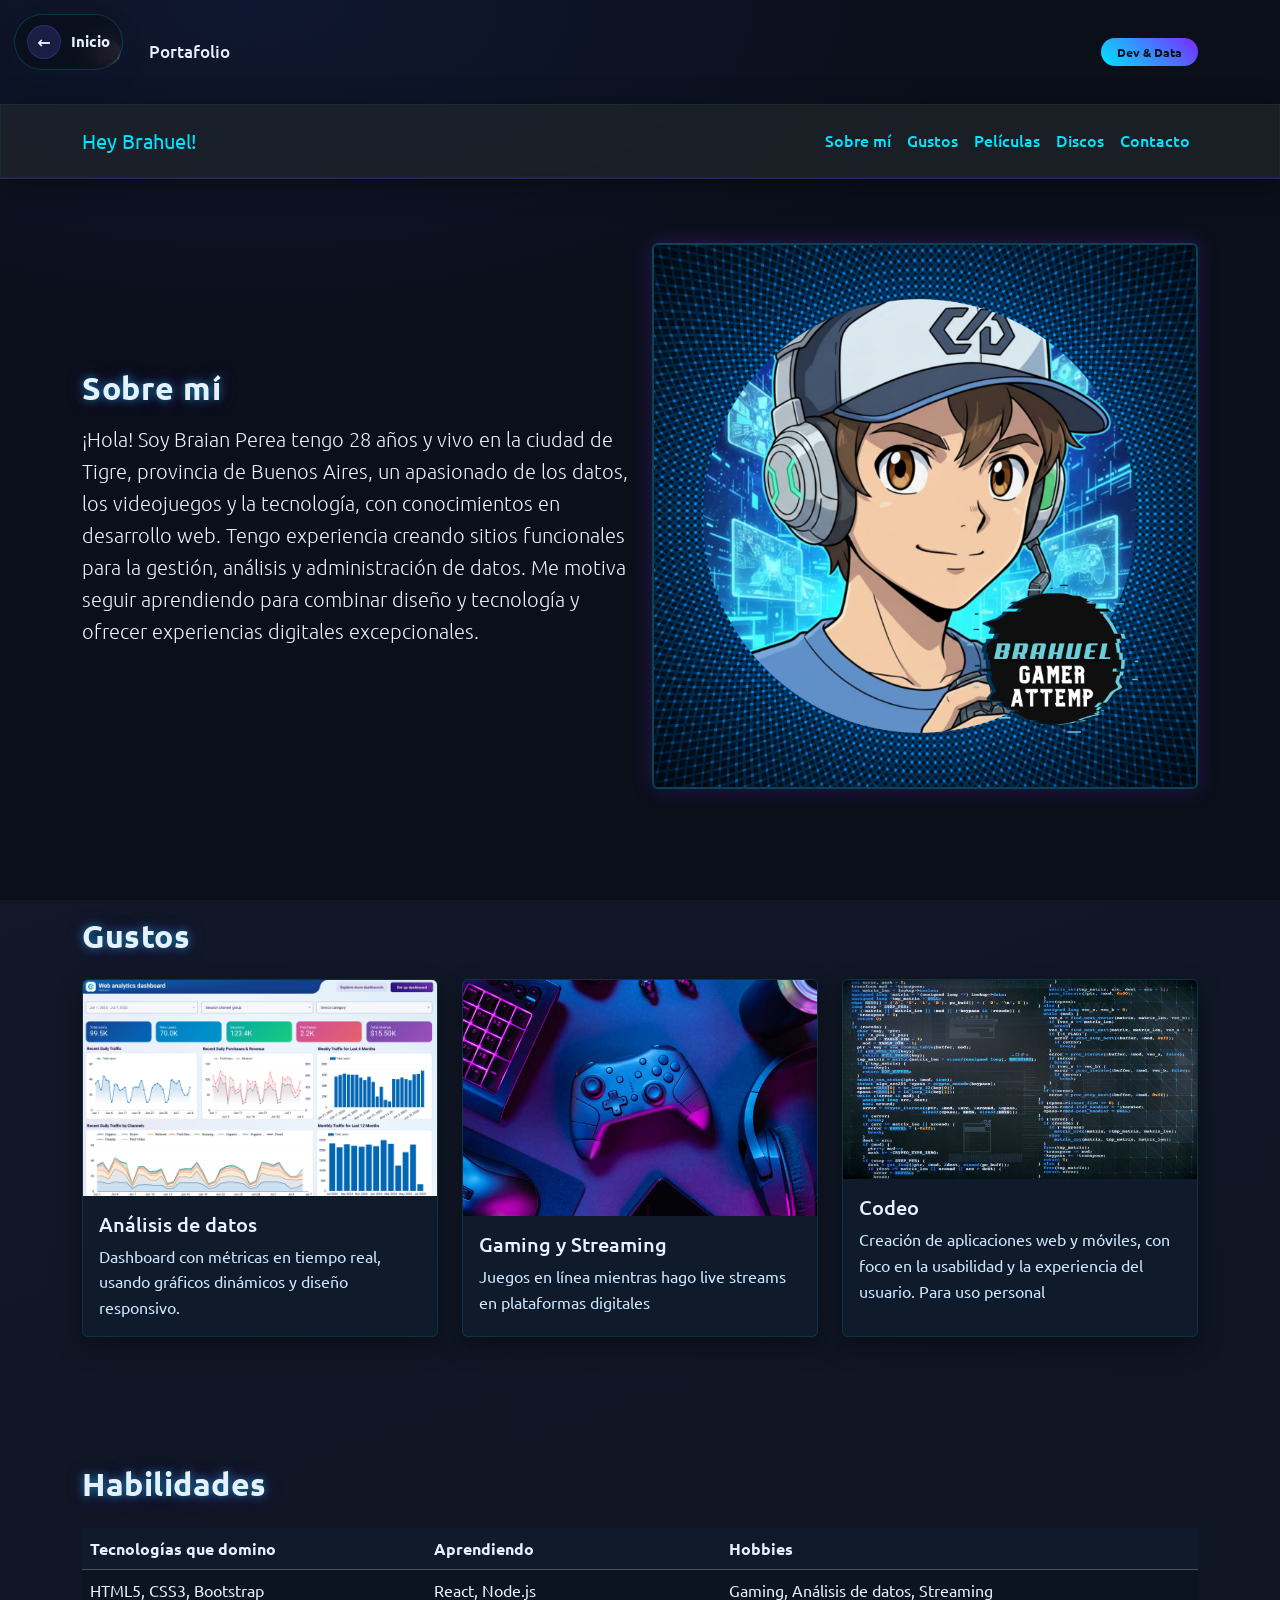
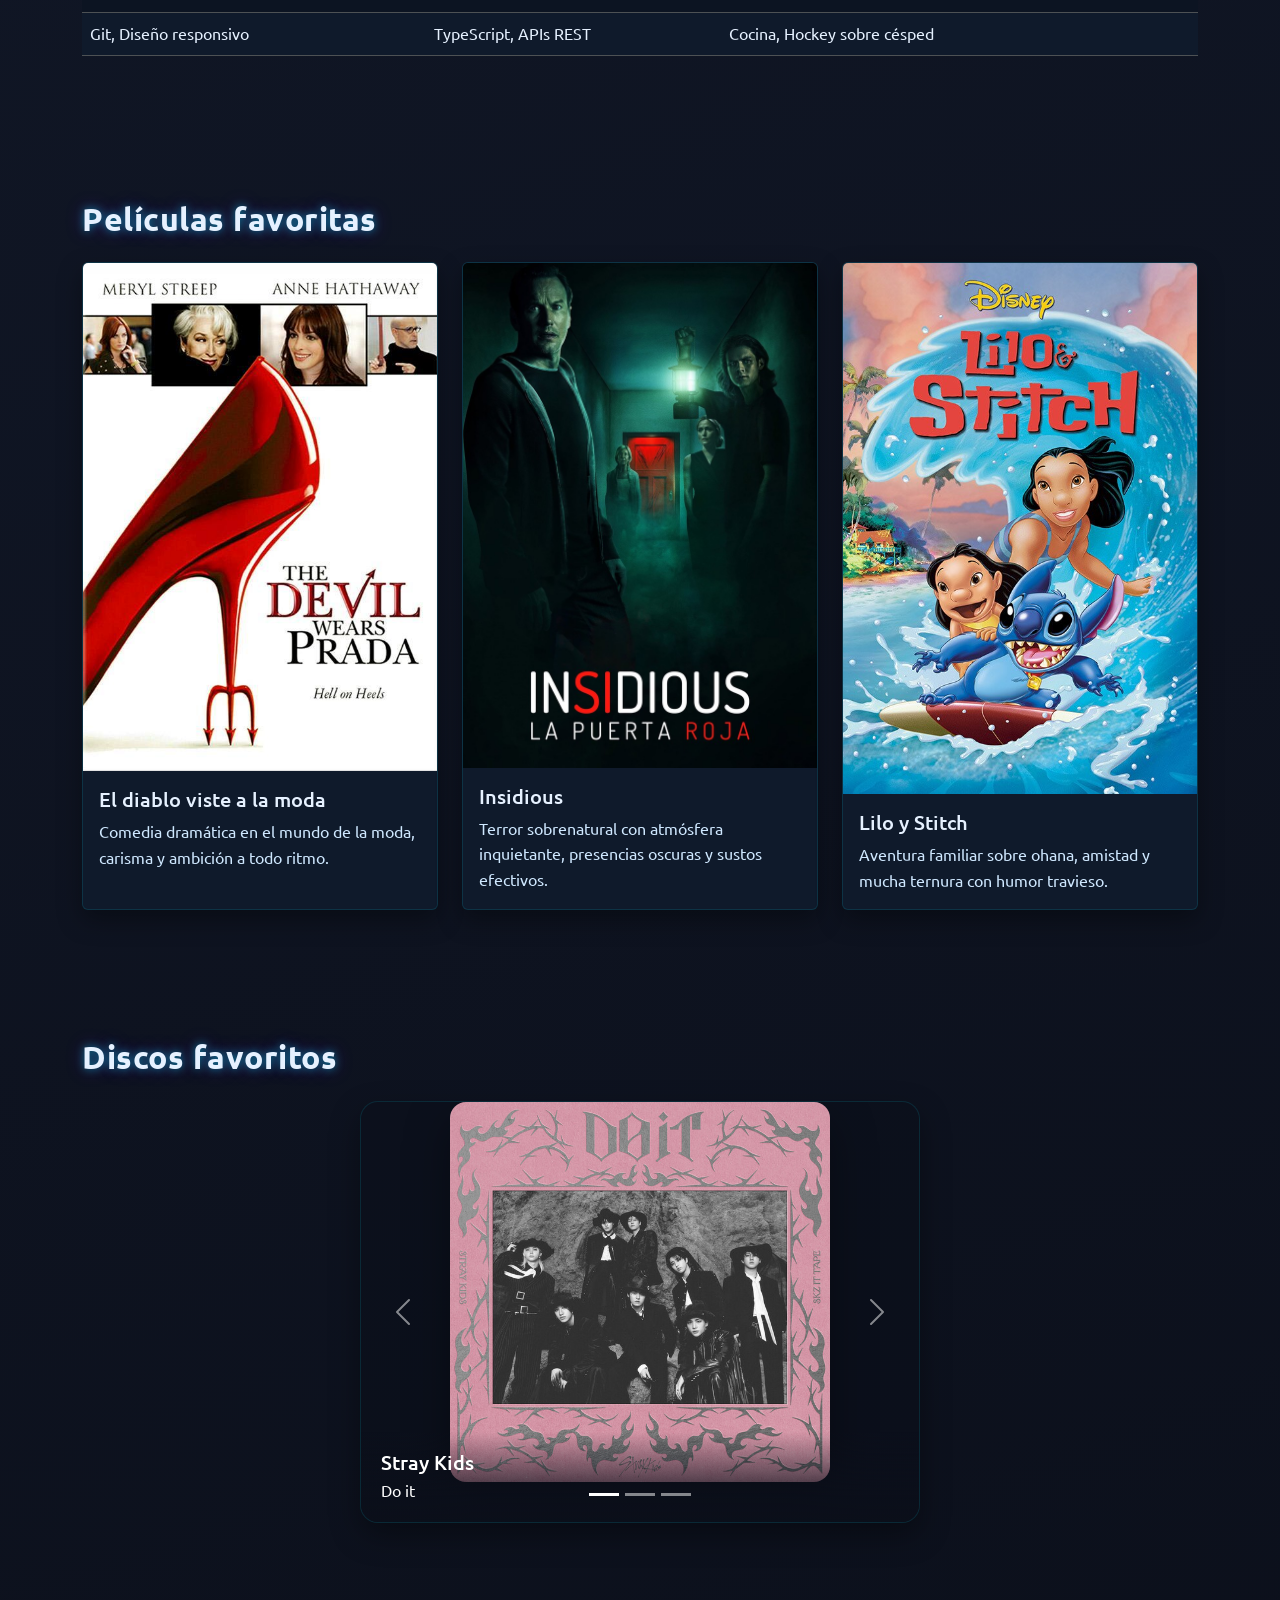
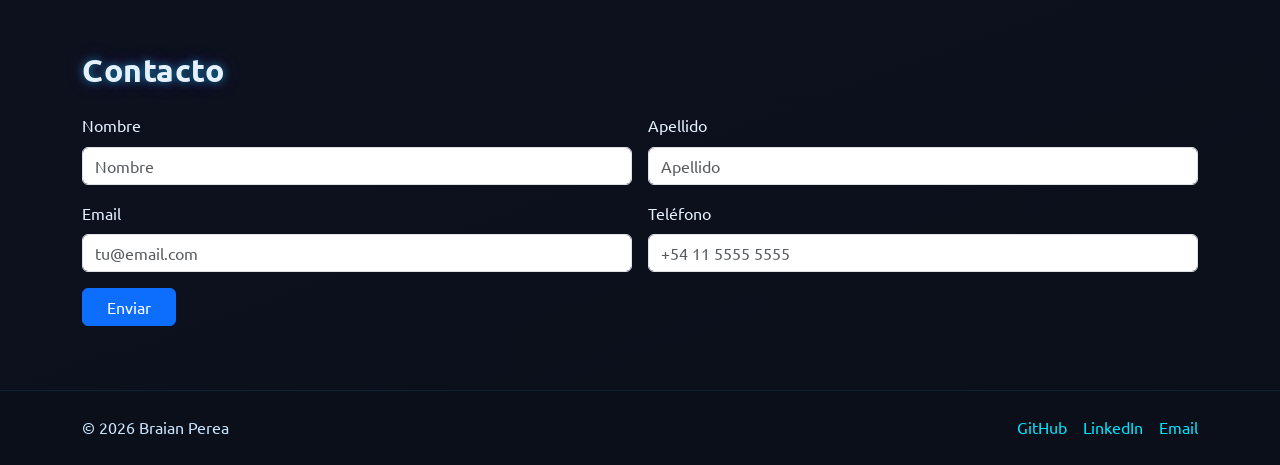
<file: braian.html>
<!DOCTYPE html>
<html lang="es">

<head>
    <meta charset="UTF-8">
    <meta name="viewport" content="width=device-width, initial-scale=1.0">
    <title>Portafolio Personal</title>
    <link href="https://cdn.jsdelivr.net/npm/bootstrap@5.3.3/dist/css/bootstrap.min.css" rel="stylesheet">
    <link rel="stylesheet" href="css/styles.css">
    <link rel="preconnect" href="https://fonts.googleapis.com">
    <link rel="preconnect" href="https://fonts.gstatic.com" crossorigin>
    <link
        href="https://fonts.googleapis.com/css2?family=Ubuntu:ital,wght@0,300;0,400;0,500;0,700;1,300;1,400;1,500;1,700&display=swap"
        rel="stylesheet">
</head>

<body class="page-braian">
    <a class="back-home" href="index.html" aria-label="Volver al menú principal">
        <span class="back-home__icon" aria-hidden="true">←</span>
        <span class="back-home__text">Inicio</span>
    </a>
    <header class="container py-3 d-flex align-items-center justify-content-between">
        <div class="d-flex align-items-center gap-3">
            <img src="img/Logo Portfolio-Braian.png" alt="Logo del sitio" class="img-fluid" style="max-height: 72px;">
            <h1 class="h4 m-0 brand-title">Portafolio</h1>
        </div>
        <span class="badge badge-accent rounded-pill px-3 py-2">Dev & Data</span>
    </header>

    <nav class="navbar navbar-expand-lg navbar-dark bg-dark bg-opacity-75 sticky-top">
        <div class="container">
            <a class="navbar-brand d-flex align-items-center" href="#">
                <span>Hey Brahuel!</span>
            </a>
            <button class="navbar-toggler" type="button" data-bs-toggle="collapse" data-bs-target="#mainNav"
                aria-controls="mainNav" aria-expanded="false" aria-label="Menú">
                <span class="navbar-toggler-icon"></span>
            </button>
            <div class="collapse navbar-collapse" id="mainNav">
                <ul class="navbar-nav ms-auto">
                    <li class="nav-item"><a class="nav-link" href="#sobre-mi">Sobre mí</a></li>
                    <li class="nav-item"><a class="nav-link" href="#gustos">Gustos</a></li>
                    <li class="nav-item"><a class="nav-link" href="#peliculas">Películas</a></li>
                    <li class="nav-item"><a class="nav-link" href="#discos">Discos</a></li>
                    <li class="nav-item"><a class="nav-link" href="#contacto">Contacto</a></li>
                </ul>
            </div>
        </div>
    </nav>

    <main>
        <section id="sobre-mi" class="container">
            <div class="row align-items-center gy-4">
                <div class="col-md-6">
                    <h2 class="mb-3">Sobre mí</h2>
                    <p class="lead">¡Hola! Soy Braian Perea tengo 28 años y vivo en la ciudad de Tigre, provincia de Buenos Aires, un apasionado de los datos, los videojuegos y la
                        tecnología, con conocimientos en desarrollo web. Tengo experiencia creando sitios funcionales
                        para la gestión, análisis y administración de datos. Me motiva seguir aprendiendo para combinar
                        diseño y tecnología y ofrecer experiencias digitales excepcionales.</p>
                </div>
                <div class="col-md-6 text-center">
                    <img src="img/avatar-braian.png" alt="Foto de Braian" class="img-fluid rounded avatar">
                </div>
            </div>
        </section>

        <section id="gustos" class="container">
            <h2 class="mb-4">Gustos</h2>
            <div class="row g-4">
                <div class="col-md-6 col-lg-4">
                    <div class="card bg-dark h-100">
                        <img src="img/analytics.png" class="card-img-top" alt="Panel de datos estilo gamer">
                        <div class="card-body">
                            <h5 class="card-title">Análisis de datos</h5>
                            <p class="card-text">Dashboard con métricas en tiempo real, usando gráficos dinámicos y
                                diseño responsivo.</p>
                        </div>
                    </div>
                </div>
                <div class="col-md-6 col-lg-4">
                    <div class="card bg-dark h-100">
                        <img src="img/gaming.jpg" class="card-img-top" alt="Landing page de e-sports">
                        <div class="card-body">
                            <h5 class="card-title">Gaming y Streaming</h5>
                            <p class="card-text">Juegos en línea mientras hago live streams en plataformas digitales</p>
                        </div>
                    </div>
                </div>
                <div class="col-md-6 col-lg-4">
                    <div class="card bg-dark h-100">
                        <img src="img/coding.jpg" class="card-img-top" alt="Colección de juegos retro">
                        <div class="card-body">
                            <h5 class="card-title">Codeo</h5>
                            <p class="card-text">Creación de aplicaciones web y móviles, con foco en la usabilidad y la
                                experiencia del usuario. Para uso personal</p>
                        </div>
                    </div>
                </div>
            </div>
        </section>

        <section id="habilidades" class="container">
            <!-- Debajo de esta sección irán las habilidad que domino y las que estoy aprendiendo, luego en un futuro pretendo adicionar más habilidades. -->
            <h2 class="mb-4">Habilidades</h2>
            <div class="table-responsive">
                <table class="table table-dark table-striped align-middle">
                    <thead>
                        <tr>
                            <th>Tecnologías que domino</th>
                            <th>Aprendiendo</th>
                            <th>Hobbies</th>
                        </tr>
                    </thead>
                    <tbody>
                        <tr>
                            <td>HTML5, CSS3, Bootstrap</td>
                            <td>React, Node.js</td>
                            <td>Gaming, Análisis de datos, Streaming</td>
                        </tr>
                        <tr>
                            <td>Git, Diseño responsivo</td>
                            <td>TypeScript, APIs REST</td>
                            <td>Cocina, Hockey sobre césped</td>
                        </tr>
                    </tbody>
                </table>
            </div>
        </section>

        <section id="peliculas" class="container">
            <!-- Sección de películas favoritas, luego podría editarlo para que funcione como carrousel y en vez de poner películas favoritas, muestre películas/series/animes que he visto. -->
            <h2 class="mb-4">Películas favoritas</h2>
            <div class="row g-4">
                <div class="col-md-6 col-lg-4">
                    <div class="card bg-dark h-100">
                        <img src="img/el diablo viste a la moda.jpg" class="card-img-top"
                            alt="El diablo viste a la moda">
                        <div class="card-body">
                            <h5 class="card-title">El diablo viste a la moda</h5>
                            <p class="card-text">Comedia dramática en el mundo de la moda, carisma y ambición a todo
                                ritmo.</p>
                        </div>
                    </div>
                </div>
                <div class="col-md-6 col-lg-4">
                    <div class="card bg-dark h-100">
                        <img src="img/insidious.jpg" class="card-img-top" alt="Insidious">
                        <div class="card-body">
                            <h5 class="card-title">Insidious</h5>
                            <p class="card-text">Terror sobrenatural con atmósfera inquietante, presencias oscuras y
                                sustos efectivos.</p>
                        </div>
                    </div>
                </div>
                <div class="col-md-6 col-lg-4">
                    <div class="card bg-dark h-100">
                        <img src="img/lilo y stitch.jpeg" class="card-img-top" alt="Lilo y Stitch">
                        <div class="card-body">
                            <h5 class="card-title">Lilo y Stitch</h5>
                            <p class="card-text">Aventura familiar sobre ohana, amistad y mucha ternura con humor
                                travieso.</p>
                        </div>
                    </div>
                </div>
            </div>
        </section>

        <section id="discos" class="container">
            <h2 class="mb-4">Discos favoritos</h2>
            <div id="discosCarousel" class="carousel slide album-carousel" data-bs-ride="carousel">
                <div class="carousel-indicators">
                    <button type="button" data-bs-target="#discosCarousel" data-bs-slide-to="0" class="active" aria-current="true" aria-label="Disco 1"></button>
                    <button type="button" data-bs-target="#discosCarousel" data-bs-slide-to="1" aria-label="Disco 2"></button>
                    <button type="button" data-bs-target="#discosCarousel" data-bs-slide-to="2" aria-label="Disco 3"></button>
                </div>

                <div class="carousel-inner">
                    <div class="carousel-item active">
                        <img src="img/do it stray kids.jpg" class="d-block mx-auto album-cover" alt="Stray Kids - Do it" loading="lazy" decoding="async">
                        <div class="carousel-caption">
                            <h5 class="mb-1">Stray Kids</h5>
                            <p class="mb-0">Do it</p>
                        </div>
                    </div>

                    <div class="carousel-item">
                        <img src="img/HSM2 Album.jpg" class="d-block mx-auto album-cover" alt="High School Musical 2" loading="lazy" decoding="async">
                        <div class="carousel-caption">
                            <h5 class="mb-1">High School Musical 2</h5>
                            <p class="mb-0">Album</p>
                        </div>
                    </div>

                    <div class="carousel-item">
                        <img src="img/17 is right here seventeen.jpg" class="d-block mx-auto album-cover" alt="Seventeen - 17 is right here" loading="lazy" decoding="async">
                        <div class="carousel-caption">
                            <h5 class="mb-1">Seventeen</h5>
                            <p class="mb-0">17 is right here</p>
                        </div>
                    </div>
                </div>

                <button class="carousel-control-prev" type="button" data-bs-target="#discosCarousel" data-bs-slide="prev">
                    <span class="carousel-control-prev-icon" aria-hidden="true"></span>
                    <span class="visually-hidden">Anterior</span>
                </button>
                <button class="carousel-control-next" type="button" data-bs-target="#discosCarousel" data-bs-slide="next">
                    <span class="carousel-control-next-icon" aria-hidden="true"></span>
                    <span class="visually-hidden">Siguiente</span>
                </button>
            </div>
        </section>

        <section id="contacto" class="container">
            <!-- En esta sección se encuentra el formulario de contacto, para que los visitantes puedan comunicarse conmigo, planeo agregarle a futuro un sector de agenda, para que se pueda coordinar una reunión virtual conmigo. -->
            <h2 class="mb-4">Contacto</h2>
            <form class="row g-3">
                <div class="col-md-6">
                    <label for="nombre" class="form-label">Nombre</label>
                    <input type="text" class="form-control" id="nombre" placeholder="Nombre" required>
                </div>
                <div class="col-md-6">
                    <label for="apellido" class="form-label">Apellido</label>
                    <input type="text" class="form-control" id="apellido" placeholder="Apellido" required>
                </div>
                <div class="col-md-6">
                    <label for="email" class="form-label">Email</label>
                    <input type="email" class="form-control" id="email" placeholder="tu@email.com" required>
                </div>
                <div class="col-md-6">
                    <label for="telefono" class="form-label">Teléfono</label>
                    <input type="tel" class="form-control" id="telefono" placeholder="+54 11 5555 5555">
                </div>
                <div class="col-12">
                    <button type="submit" class="btn btn-primary px-4">Enviar</button>
                </div>
            </form>
        </section>
    </main>

    <footer class="footer py-4">
        <div class="container d-flex flex-column flex-md-row justify-content-between align-items-center gap-2">
            <!-- Se encuentran linkeadas mis redes sociales reales -->
            <span>© 2026 Braian Perea</span>
            <div class="d-flex gap-3">
                <a href="https://github.com/braiper" target="_blank" rel="noopener">GitHub</a>
                <a href="https://www.linkedin.com//in/braian-nahuel-perea-a2791a200/" target="_blank"
                    rel="noopener">LinkedIn</a>
                <a href="braianperea@gmail.com">Email</a>
            </div>
        </div>
    </footer>

    <script src="https://cdn.jsdelivr.net/npm/bootstrap@5.3.3/dist/js/bootstrap.bundle.min.js"></script>
</body>

</html>
</file>
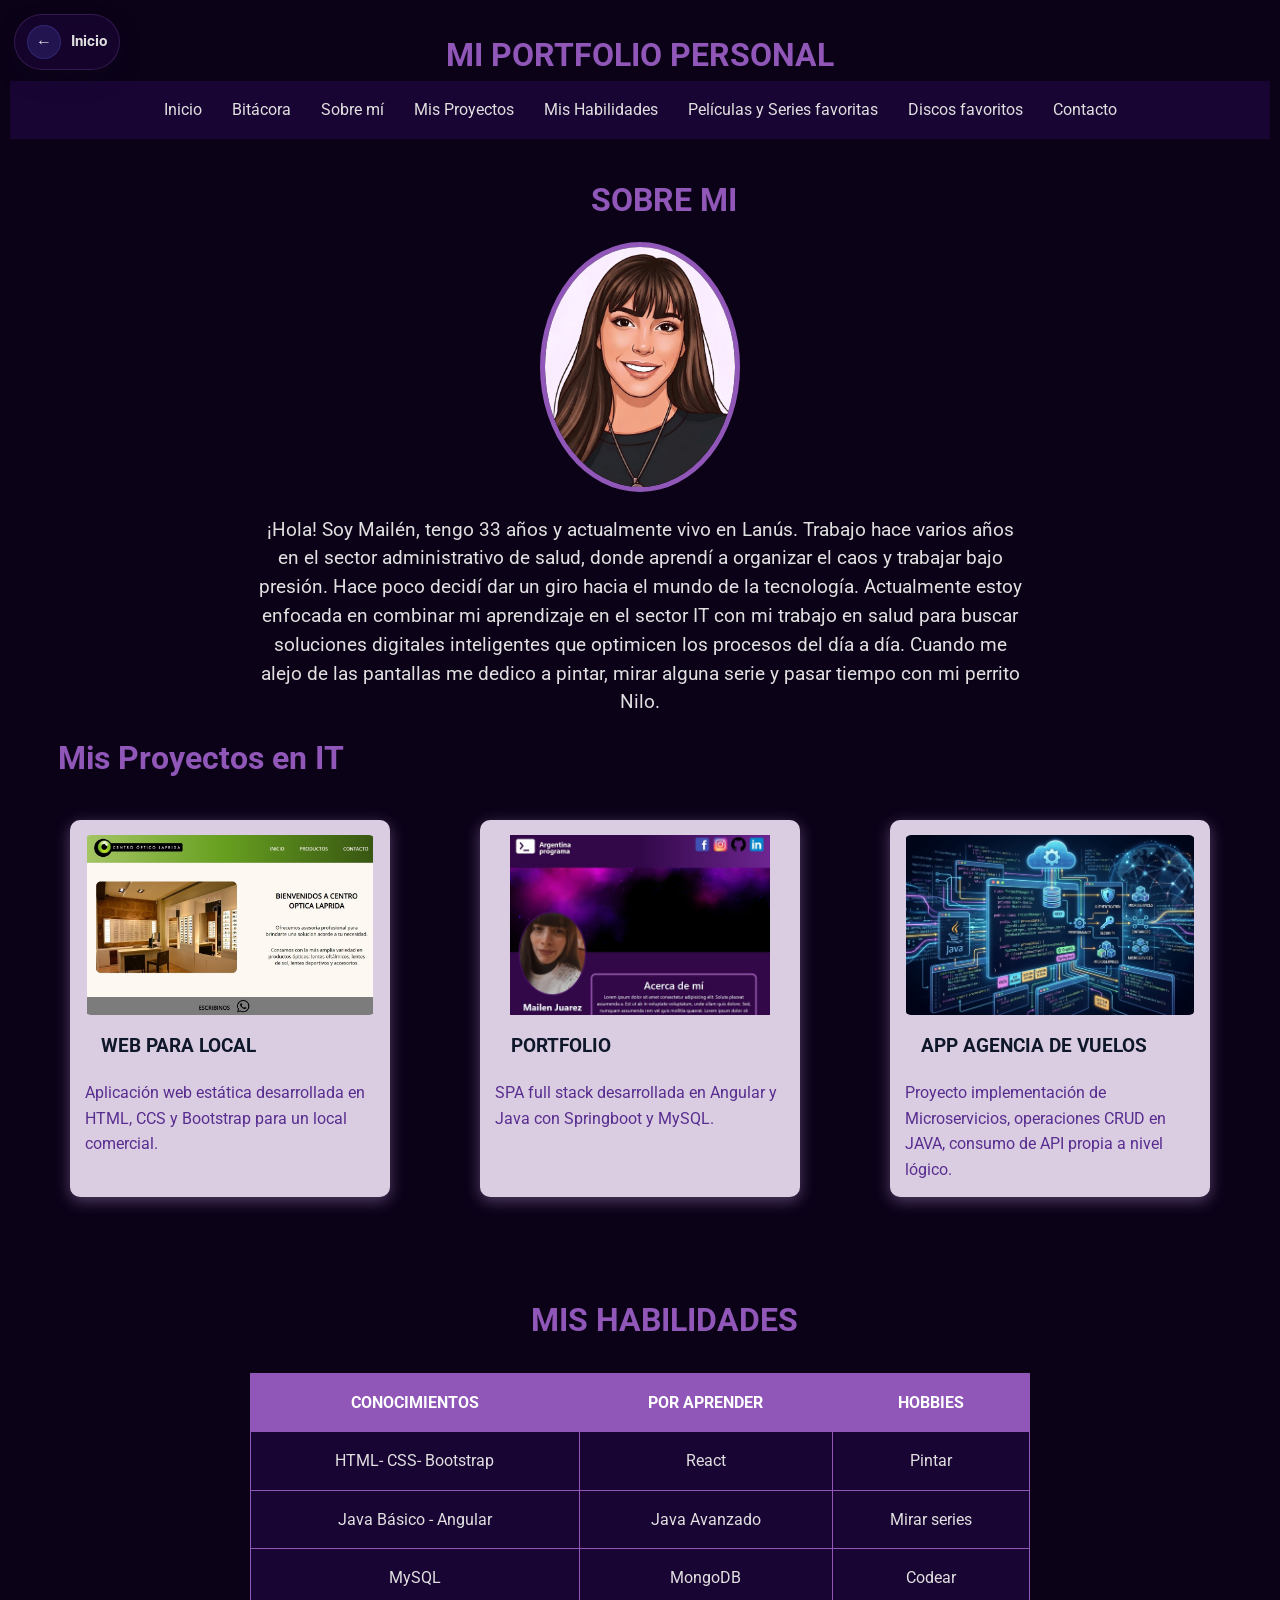
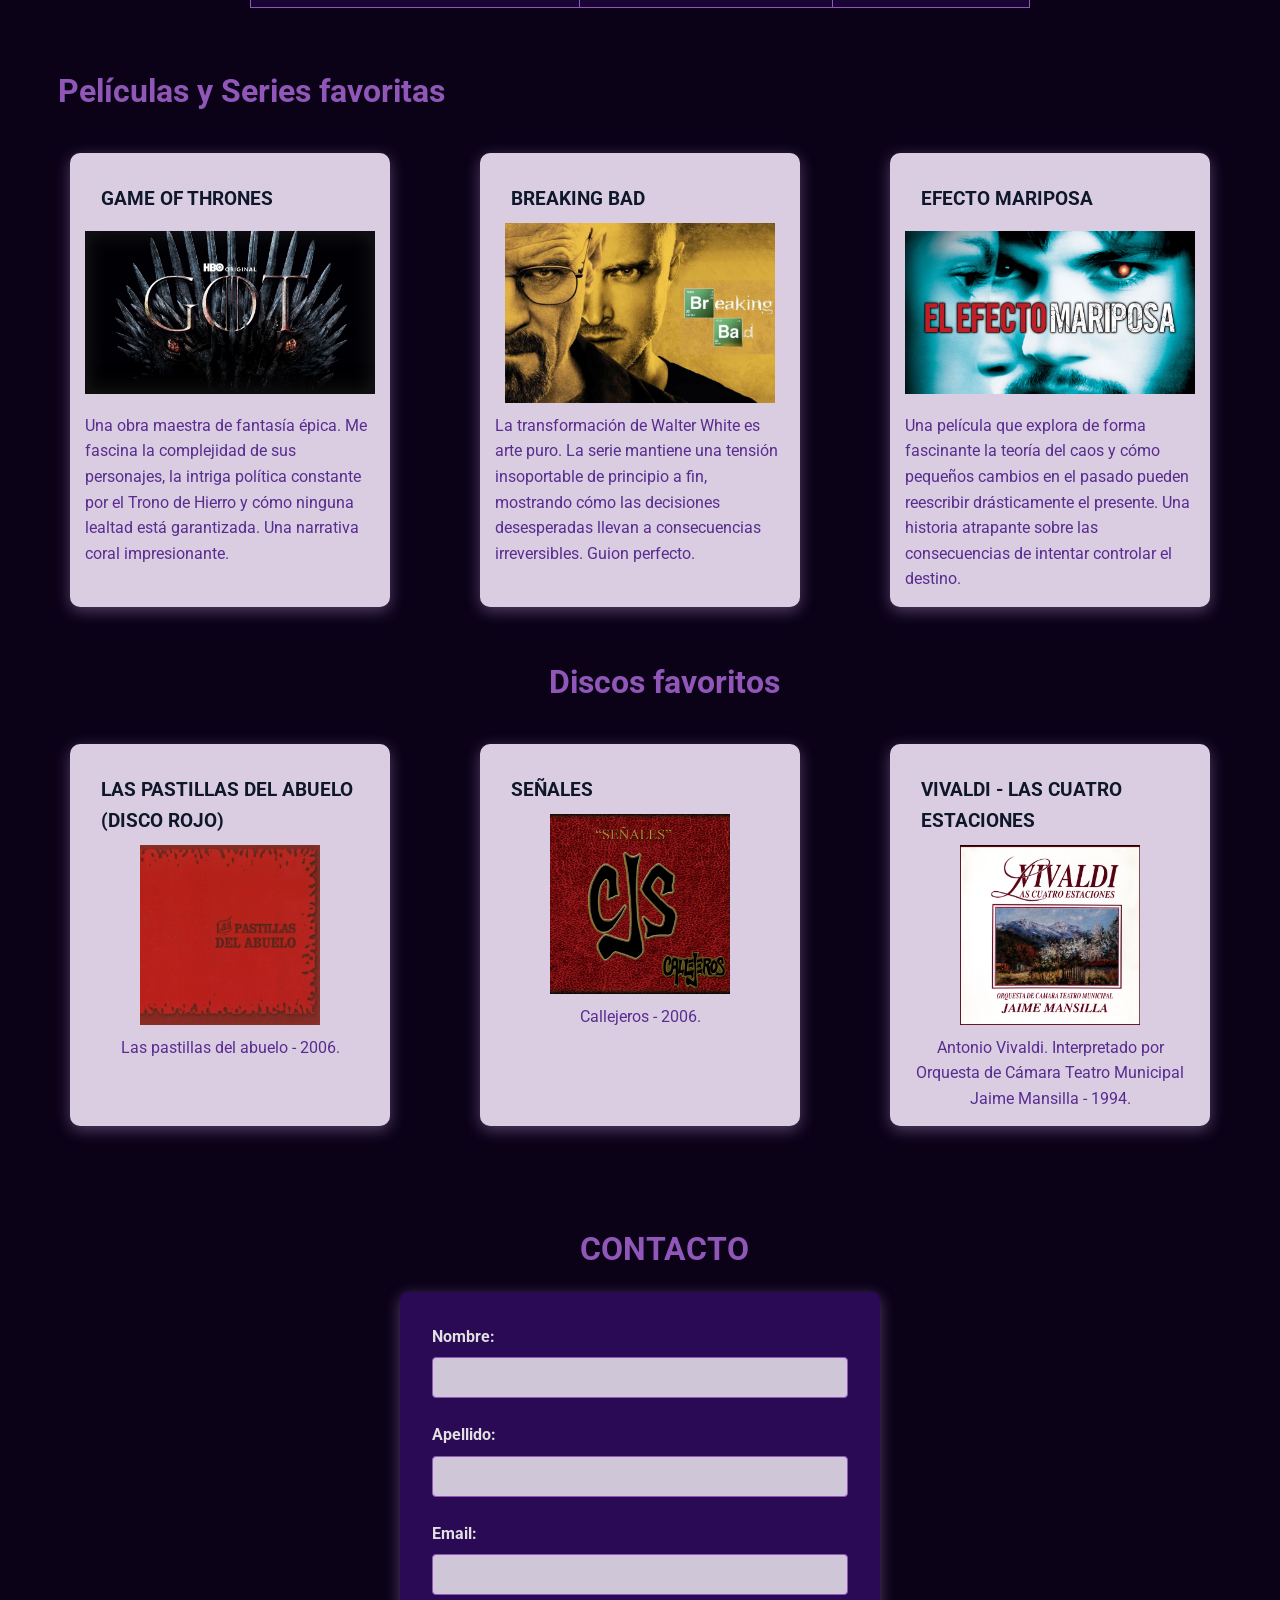
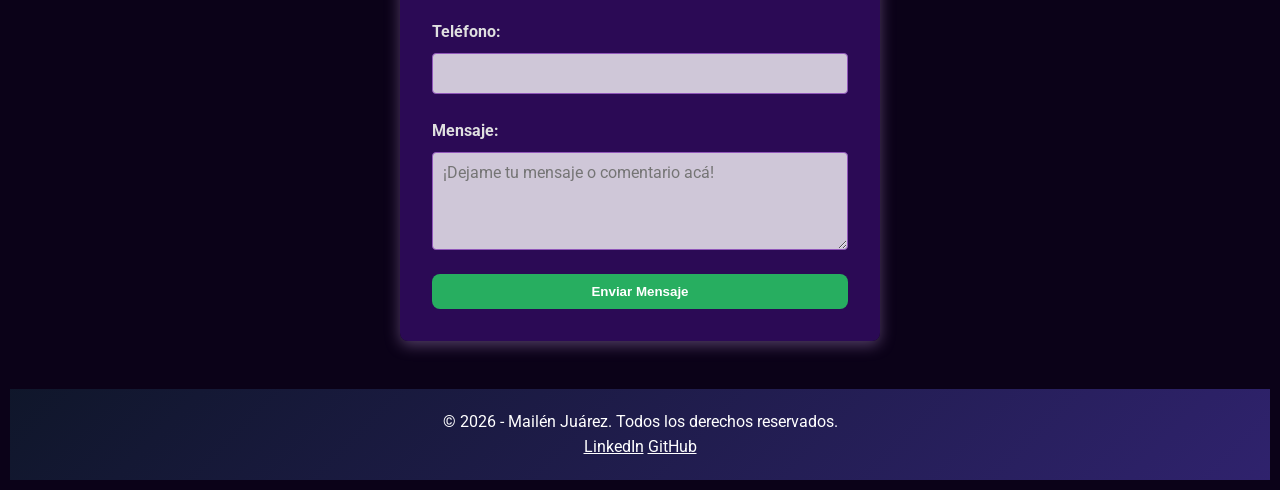
<file: mailen.html>
<!DOCTYPE html>
<html lang="es">

<!--Definición metadatos, linkeo a hojas de estilo y fonts google -->

<head>
    <meta charset="UTF-8">
    <meta name="viewport" content="width=device-width, initial-scale=1.0">
    <title>Mi Portfolio Personal</title>
    <link rel="preconnect" href="https://fonts.googleapis.com">
    <link rel="preconnect" href="https://fonts.gstatic.com" crossorigin>
    <link href="https://fonts.googleapis.com/css2?family=Roboto:ital,wght@0,100..900;1,100..900&display=swap"
        rel="stylesheet">  
    <link rel="stylesheet" href="css/styles.css">
</head>

<!-- contenido de la página -->

<body class="page-mailen">
    <a class="back-home" href="index.html" aria-label="Volver al menú principal">
        <span class="back-home__icon" aria-hidden="true">←</span>
        <span class="back-home__text">Inicio</span>
    </a>
    <!-- encabezado -->
    <header id="Home">
        <h1>MI PORTFOLIO PERSONAL</h1>
    </header>

    <!-- Barra de navegación -->
    <nav>
        <ul>
            <li><a href="index.html">Inicio</a></li>
            <li><a href="bitacora.html">Bitácora</a></li>
            <li><a href="#sobre-mi">Sobre mí</a></li>
            <li><a href="#tarjetas">Mis Proyectos</a></li>
            <li><a href="#habilidades">Mis Habilidades</a></li>
            <li><a href="#peliculas">Películas y Series favoritas</a></li>
            <li><a href="#discos">Discos favoritos</a></li>
            <li><a href="#contacto">Contacto</a></li>
        </ul>
    </nav>

    <main>
        <section id="sobre-mi">
            <h2>SOBRE MI</h2>
            <img src="img/avatar-mailen.png" alt="Avatar de mi foto de perfil">
            <p>¡Hola! Soy Mailén, tengo 33 años y actualmente vivo en Lanús. Trabajo hace varios años en el sector administrativo de salud, donde aprendí a
                organizar el caos y trabajar bajo presión. Hace poco decidí dar un giro hacia el mundo de la tecnología.
                Actualmente estoy enfocada en combinar mi aprendizaje en el sector IT con mi trabajo en salud para
                buscar soluciones digitales inteligentes que optimicen los procesos del día a día. Cuando me alejo de
                las pantallas me dedico a pintar, mirar alguna serie y pasar tiempo con mi perrito Nilo.</p>
        </section>

        <!-- Sección de proyectos, posteriormente podré ampliar la sección con nuevas tarjetas -->
        <section id="tarjetas">
            <h2>Mis Proyectos en IT</h2>
            <div class="flex-tarjetas-proyectos">
                <article class="tarjeta">
                    <img src="img/proyect-1.jpg" alt="Imagen del proyecto web para local">
                    <h3>WEB PARA LOCAL</h3>
                    <p>Aplicación web estática desarrollada en HTML, CCS y Bootstrap para un local comercial.</p>
                </article>
                <article class="tarjeta">
                    <img src="img/proyect-2.jpg" alt="Imagen del proyecto portfolio personal">
                    <h3>PORTFOLIO</h3>
                    <p>SPA full stack desarrollada en Angular y Java con Springboot y MySQL.</p>
                </article>
                <article class="tarjeta">
                    <img src="img/proyect-3.png" alt="Imagen ilustrativa app agencia de vuelos">
                    <h3>APP AGENCIA DE VUELOS</h3>
                    <p>Proyecto implementación de Microservicios, operaciones CRUD en JAVA, consumo de API propia a
                        nivel lógico.</p>
                </article>
            </div>
        </section>

        <section id="habilidades">
            <h2>MIS HABILIDADES</h2>
            <div class="contenedor-tabla">
                <table class="tabla-habilidades">
                    <thead>
                        <tr>
                            <th>Conocimientos</th>
                            <th>Por aprender</th>
                            <th>Hobbies</th>
                        </tr>
                    </thead>
                    <tbody>
                        <tr>
                            <td>HTML- CSS- Bootstrap</td>
                            <td>React</td>
                            <td>Pintar</td>
                        </tr>
                        <tr>
                            <td>Java Básico - Angular</td>
                            <td>Java Avanzado</td>
                            <td>Mirar series</td>
                        </tr>
                        <tr>
                            <td>MySQL</td>
                            <td>MongoDB</td>
                            <td>Codear</td>
                        </tr>
                    </tbody>
                </table>
            </div>
        </section>

        <section id="peliculas">
            <h2>Películas y Series favoritas</h2>
            <div class="flex-tarjetas-peliculas">
                <article class="tarjeta">
                    <h3>GAME OF THRONES</h3>
                    <img src="img/pelicula-1.avif" alt="Póster promocional oficial de la serie Game of Thrones en HBO.">
                    <p> Una obra maestra de fantasía épica. Me fascina la complejidad de sus personajes, la intriga
                        política constante por el Trono de Hierro y cómo ninguna lealtad está garantizada. Una narrativa
                        coral impresionante.</p>
                </article>
                <article class="tarjeta">
                    <h3>BREAKING BAD</h3>
                    <img src="img/imagen-brba.jpg" alt="Póster promocional oficial de la serie Breaking Bad.">
                    <p> La transformación de Walter White es arte puro. La serie mantiene una tensión insoportable de
                        principio a fin, mostrando cómo las decisiones desesperadas llevan a consecuencias
                        irreversibles. Guion perfecto.</p>
                </article>
                <article class="tarjeta">
                    <h3>EFECTO MARIPOSA</h3>
                    <img src="img/pelicula-3.avif" alt="Póster oficial de la portada de la película Efecto Mariposa.">
                    <p> Una película que explora de forma fascinante la teoría del caos y cómo pequeños cambios en el
                        pasado pueden reescribir drásticamente el presente. Una historia atrapante sobre las
                        consecuencias de intentar controlar el destino.</p>
                </article>
            </div>
        </section>

        <section id="discos">
            <h2>Discos favoritos</h2>
            <div class="flex-tarjetas-discos">
                <article class="tarjeta">
                    <h3>LAS PASTILLAS DEL ABUELO (DISCO ROJO)</h3>
                    <img src="img/disco-pastillas.jpg" alt="Póster oficial del disco Las pastillas del abuelo (Disco Rojo).">
                    <p> Las pastillas del abuelo - 2006.</p>
                </article>
                <article class="tarjeta">
                    <h3>SEÑALES</h3>
                    <img src="img/disco-señales.jpg" alt="Póster oficial del disco Señales de Callejeros.">
                    <p> Callejeros - 2006.</p>
                </article>
                <article class="tarjeta">
                    <h3>VIVALDI - LAS CUATRO ESTACIONES</h3>
                    <img src="img/disco-vivaldi.png" alt="Póster oficial del disco Vivaldi, Las cuatro estaciones.">
                    <p> Antonio Vivaldi. Interpretado por Orquesta de Cámara Teatro Municipal Jaime Mansilla - 1994.</p>
                </article>
            </div>
        </section>


        <!-- Sección de contacto, posteriormente podré conectarlo a un servidor para recopilar datos -->
        <section id="contacto">
            <h2>CONTACTO</h2>
            <form action="#">
                <label for="m-nombre">Nombre:</label>
                <input type="text" id="m-nombre" name="nombre" required>

                <label for="m-apellido">Apellido:</label>
                <input type="text" id="m-apellido" name="apellido" required>

                <label for="m-email">Email:</label>
                <input type="email" id="m-email" name="email" required>

                <label for="m-tel">Teléfono:</label>
                <input type="tel" id="m-tel" name="tel">

                <label for="m-mensaje">Mensaje:</label>
                <textarea id="m-mensaje" name="mensaje" rows="4" required
                    placeholder="¡Dejame tu mensaje o comentario acá!"></textarea>

                <button type="submit" class="btn-enviar">Enviar Mensaje</button>
            </form>
        </section>
    </main>

    <footer>
        <p>© 2026 - Mailén Juárez. Todos los derechos reservados.</p>
        <div class="redes">
            <a href="https://www.linkedin.com/in/mailenjuarez/" target="_blank">LinkedIn</a>
            <a href="https://github.com/mailenjuarez1" target="_blank">GitHub</a>
        </div>
    </footer>

    
    <script src="js/main.js"></script>
</body>

</html>
</file>
<file: css/styles.css>
/* =========================================
   1. RESET Y VARIABLES GLOBALES
   ========================================= */
* {
    margin: 0;
    padding: 0;
    box-sizing: border-box;
}

:root {
    /* Variables generales y del Index/Bitácora */
    --bg-color: #f6f7fb;
    --text-color: #0f172a;
    --header-bg: rgba(255, 255, 255, 0.78);
    --card-bg: rgba(255, 255, 255, 0.9);
    --primary-color: #0f172a;
    --hover-color: #111827;
    --secondary-color: #6366f1;

    /* Variables del portafolio individual */
    --accent-color: #22c55e;
    --light-bg: rgba(15, 23, 42, 0.04);
    --white: #ffffff;
    --shadow: 0 10px 30px rgba(15, 23, 42, 0.12);
    --transition: all 0.25s ease;
    --radius: 16px;
}

/* Variables para el Modo Oscuro */
body.dark-mode {
    --bg-color: #0b1020;
    --text-color: #e7eaf3;
    --header-bg: rgba(17, 24, 39, 0.72);
    --card-bg: rgba(17, 24, 39, 0.85);
    --primary-color: #6366f1;
    --hover-color: #4f46e5;
    --secondary-color: #6366f1;
    --light-bg: rgba(231, 234, 243, 0.06);
    --white: #0f172a;
}

/* =========================================
   2. ESTILOS BASE Y ESTRUCTURA (STICKY FOOTER)
   ========================================= */
body {
    font-family: 'Poppins', 'Roboto', sans-serif;
    /* Poppins principal, Roboto fallback */
    background-color: var(--bg-color);
    background-image:
        radial-gradient(1200px 600px at 10% 10%, rgba(99, 102, 241, 0.16), transparent 60%),
        radial-gradient(1000px 500px at 90% 20%, rgba(34, 197, 94, 0.12), transparent 60%),
        radial-gradient(900px 450px at 50% 100%, rgba(99, 102, 241, 0.10), transparent 55%);
    color: var(--text-color);
    line-height: 1.6;
    transition: background-color 0.3s ease, color 0.3s ease;

    /* Sticky Footer: Empuja el footer siempre abajo */
    min-height: 100vh;
    display: flex;
    flex-direction: column;
}

main {
    flex: 1;
    /* Ocupa el espacio restante */
    padding: 1.5rem 0 2.5rem;
}

.page-bitacora .lead {
    text-align: center;
    margin: 1rem auto 2rem;
    max-width: 70ch;
    color: rgba(15, 23, 42, 0.72);
}

body.dark-mode.page-bitacora .lead {
    color: rgba(231, 234, 243, 0.76);
}

.page-home main,
.page-bitacora main {
    padding-top: 2.25rem;
}

body.page-braian {
    --bg: #0b0f1a;
    --bg-2: #131a2b;
    --accent: #00e5ff;
    --accent-2: #7a29ff;
    --text: #e6f1ff;
    background: radial-gradient(1200px 600px at 20% 0%, #0f1730 0%, var(--bg) 60%) fixed,
        linear-gradient(160deg, var(--bg-2), var(--bg));
    color: var(--text);
    font-family: "Ubuntu", system-ui, -apple-system, "Segoe UI", Roboto, "Helvetica Neue", Arial, "Noto Sans", "Apple Color Emoji", "Segoe UI Emoji";
    overflow-x: hidden;
}

body.page-braian main {
    padding: 0;
}

body.page-braian .album-carousel {
    width: min(560px, 100%);
    margin: 0 auto;
    border-radius: 18px;
    overflow: hidden;
    border: 1px solid rgba(0, 229, 255, 0.12);
    box-shadow: 0 12px 30px rgba(0, 0, 0, 0.35);
    background: rgba(11, 15, 26, 0.55);
}

body.page-braian .album-carousel .carousel-item {
    min-height: clamp(260px, 62vw, 420px);
}

body.page-braian .album-carousel .album-slide {
    min-height: clamp(260px, 62vw, 420px);
    display: flex;
    align-items: center;
    justify-content: center;
    padding: 18px 0 78px;
}

body.page-braian .album-carousel .album-cover {
    width: auto;
    height: auto;
    max-width: 82%;
    max-height: clamp(240px, 58vw, 380px);
    border-radius: 16px;
    object-fit: contain;
    box-shadow: 0 18px 45px rgba(0, 0, 0, 0.35);
}

body.page-braian .album-carousel .carousel-caption {
    left: 0;
    right: 0;
    bottom: 0;
    padding: 18px 20px;
    text-align: left;
    background: linear-gradient(180deg, rgba(11, 15, 26, 0) 0%, rgba(11, 15, 26, 0.82) 72%, rgba(11, 15, 26, 0.92) 100%);
}

body.page-veronica {
    font-family: "EB Garamond", serif;
    font-size: 1.2rem;
    margin: 0;
    padding: 20px;
    color: #333;
    background-image: url("../img/fondo.png");
    background-repeat: repeat;
    background-size: 700px;
}

body.page-veronica::before {
    content: "";
    position: fixed;
    inset: 0;
    background-color: rgba(255, 255, 255, 0.7);
    z-index: -1;
}

body.page-veronica .contenedor {
    max-width: 1300px;
    margin: 0 auto;
    padding: 0.5rem;
}

body.page-veronica main {
    padding: 0;
}

body.page-veronica header h1 {
    font-family: "Delius Unicase", cursive;
}

body.page-veronica header,
body.page-veronica footer {
    background-color: #457272;
    color: #ffffff;
    text-align: center;
    padding: 1rem;
}

body.page-veronica footer {
    margin-top: 0;
    background: #457272;
}

body.page-veronica nav {
    position: sticky;
    top: 0;
    z-index: 50;
}

body.page-veronica nav ul {
    display: flex;
    justify-content: space-around;
    list-style: none;
    background-color: #3c6e71;
    padding: 0.5rem;
    margin: 0;
}

body.page-veronica nav ul li a {
    color: #ffffff;
    text-decoration: none;
    margin: 0 1rem;
    font-size: 1.2rem;
    transition: color 0.3s ease;
}

body.page-veronica nav ul li a:hover {
    color: #d9d9d9;
}

body.page-veronica .menu-toggle {
    display: none;
    background: none;
    border: none;
    color: white;
    font-size: 2rem;
    cursor: pointer;
    padding: 10px 15px;
}

body.page-veronica section {
    margin-bottom: 2rem;
    scroll-margin-top: 50px;
}

body.page-veronica h2 {
    font-size: 1.2rem;
    border: 2px solid #747976;
    padding: 2px;
    background-color: #dce4df;
    margin: 20px 0;
    text-indent: 5px;
    transition: filter 0.3s ease;
}

body.page-veronica h2:hover {
    filter: brightness(1.2) contrast(1.3) saturate(1.5);
}

body.page-veronica .icono-h2 {
    width: 24px;
    height: 24px;
    vertical-align: middle;
    margin-right: 8px;
    display: inline-block;
}

body.page-veronica img {
    max-width: 100%;
    height: auto;
    display: block;
}

body.page-veronica .sobre-mi-contenido {
    display: flex;
    align-items: center;
    gap: 30px;
}

body.page-veronica .sobre-mi-contenido img {
    max-width: 200px;
    height: auto;
    border-radius: 100px;
    flex-shrink: 0;
    transition: transform 0.5s ease;
}

body.page-veronica .sobre-mi-contenido img:hover {
    transform: rotate(360deg);
}


body.page-veronica .sobre-mi-contenido p {
    margin: 0;
    font-size: 1.5rem;
    align-self: center;
    text-align: justify;
}

body.page-veronica .tarjetas-container {
    display: flex;
    gap: 10rem;
    justify-content: center;
    flex-wrap: wrap;
    width: 100%;
}

body.page-veronica .peliculas-container {
    display: flex;
    gap: 5rem;
    justify-content: center;
    flex-wrap: wrap;
    width: 100%;
}

body.page-veronica .tarjeta,
body.page-veronica .pelicula {
    background-color: rgba(191, 214, 211, 0.3);
    padding: 2rem;
    border-radius: 8px;
    margin-bottom: 20px;
    transition: transform 0.3s ease;
    text-align: justify;
}

body.page-veronica .pelicula {
    display: flex;
    flex-direction: column;
    justify-content: flex-start;
    align-items: center;
    gap: 0.5rem;
    flex-wrap: wrap;
    max-width: 500px;
    flex: 1 1 250px;
}

body.page-veronica .tarjeta {
    display: flex;
    flex-direction: row;
    align-items: center;
    gap: 1rem;
    max-width: 500px;
}

body.page-veronica .tarjeta:hover,
body.page-veronica .pelicula:hover {
    transform: scale(1.05);
}

body.page-veronica .pelicula h3 {
    align-self: center;
    margin-bottom: 0;
}

body.page-veronica .pelicula img {
    max-width: 60%;
    align-self: center;
}

body.page-veronica .tarjeta img {
    max-width: 40%;
}

body.page-veronica #mi-manada .manada-contenedor {
    display: flex;
    justify-content: space-around;
    gap: 1.875rem;
    flex-wrap: wrap;
}

body.page-veronica #mi-manada .mascota {
    text-align: center;
    position: relative;
}

body.page-veronica #mi-manada .mascota img {
    width: 11rem;
    height: 14rem;
    border-radius: 1rem;
    /* esquinas suaves */
}

body.page-veronica #mi-manada .mascota p {
    margin-top: 0.5rem;
}

body.page-veronica #mi-manada .mascota img.latido {
    animation: latido 1s ease;
    box-shadow: 0 0 20px rgba(13, 212, 73, 0.6);
}

@keyframes latido {
    0% {
        transform: scale(1);
    }

    50% {
        transform: scale(1.2);
    }

    100% {
        transform: scale(1);
    }
}

.patita {
    position: absolute;
    font-size: 2.5rem;
    pointer-events: none;
    animation: flotar 1s ease forwards;
    text-shadow: 0 0 8px black;
    opacity: 1;
}

@keyframes flotar {
    0% {
        opacity: 1;
        transform: translateY(0) scale(1.2);
        /* 👈 arranca más visible */
    }

    20% {
        opacity: 1;
    }

    100% {
        opacity: 0;
        transform: translateY(-50px) scale(1.5);
    }
}

body.page-veronica form {
    display: flex;
    flex-direction: column;
    max-width: 300px;
    margin: 0 auto;
}

body.page-veronica form input,
body.page-veronica form button {
    margin: 0.5rem 0;
    padding: 0.5rem;
    font-family: inherit;
    font-size: 1rem;
}

body.page-veronica form button,
body.page-veronica button {
    background-color: #3c6e71;
    color: #ffffff;
    border: none;
    cursor: pointer;
    transition: background-color 0.3s ease;
}

body.page-veronica form button:hover,
body.page-veronica button:hover {
    background-color: #2f4f4f;
}

body.page-veronica footer .social-icons {
    margin: 1rem 0;
}

body.page-veronica footer .social-icons a {
    display: inline-block;
    margin: 0 1.5rem;
    transition: transform 0.3s ease, filter 0.3s ease;
}

body.page-veronica footer .social-icons img {
    width: 2rem;
    height: 2rem;
}

body.page-veronica footer .social-icons a:hover {
    transform: scale(1.3);
    filter: brightness(1.2);
}

@media (max-width: 768px) {

    body.page-veronica .menu-toggle {
        display: block;
        width: 100%;
        text-align: right;
        background-color: #3c6e71;
    }

    body.page-veronica nav ul {
        display: none;
        flex-direction: column;
        align-items: center;
        background-color: #3c6e71;
        width: 100%;
        padding: 10px 0;
    }

    body.page-veronica nav ul.show {
        display: flex;
    }

    body.page-veronica nav ul li {
        margin: 10px 0;
    }

    body.page-veronica {
        padding: 10px;
    }

    body.page-veronica .contenedor {
        max-width: 100%;
        padding: 10px;
    }

    body.page-veronica h1 {
        font-size: 1.5rem;
    }

    body.page-veronica h2 {
        font-size: 1.2rem;
    }

    body.page-veronica h3 {
        font-size: 1.2rem;
    }

    body.page-veronica nav ul li {
        margin: 10px 0;
    }

    body.page-veronica nav ul li a {
        font-size: 1rem;
    }

    body.page-veronica .sobre-mi-contenido {
        flex-direction: column;
        text-align: justify;
    }

    body.page-veronica .sobre-mi-contenido img {
        max-width: 150px;
        margin-bottom: 10px;
    }

    body.page-veronica .sobre-mi-contenido p {
        font-size: 1.1rem;
        text-align: justify;
    }

    body.page-veronica .tarjetas-container {
        gap: 1rem;
    }

    body.page-veronica .tarjeta {
        flex-direction: column;
        text-align: justify;
    }

    body.page-veronica .tarjeta img {
        width: 100%;
        max-width: 250px;
        height: auto;
    }

    body.page-veronica .peliculas-container {
        gap: 1.5rem;
    }

    body.page-veronica footer .social-icons a {
        margin: 0 0.3rem;
    }

    body.page-veronica footer .social-icons img {
        width: 1.5rem;
        height: 1.5rem;
    }
}

body.page-mailen {
    font-family: "Roboto", sans-serif;
    line-height: 1.6;
    margin: 10px;
    color: #e0e0e0;
    background-color: #0b0218;
    background-image: none;
}

body.page-mailen main {
    padding: 0;
}

body.page-mailen h1 {
    text-align: center;
    margin-top: 20px;
    color: #9057b9;
}

body.page-mailen nav {
    position: sticky;
    top: 0;
    margin: 0;
    margin-bottom: 20px;
    z-index: 100;
    width: 100%;
    background-color: #190534;
}

body.page-mailen nav ul {
    display: flex;
    justify-content: center;
    list-style: none;
    background-color: #190534;
    padding: 1rem;
    margin: 0;
}

body.page-mailen nav a {
    color: #e0e0e0;
    text-decoration: none;
    margin: 0 15px;
    transition: color 0.3s ease;
    background: none;
    border: 0;
    padding: 0;
    border-radius: 0;
    box-shadow: none;
    display: inline;
    font-weight: 400;
}

body.page-mailen nav a:hover {
    color: #9057b9;
}

body.page-mailen #sobre-mi {
    text-align: center;
    padding: 1rem 1rem;
    max-width: 50rem;
    margin: 0 auto;
}

body.page-mailen h2 {
    font-size: 2rem;
    color: #9057b9;
    margin-left: 3rem;
    margin-bottom: 1rem;
}

body.page-mailen #sobre-mi img {
    width: 200px;
    height: 250px;
    border-radius: 50%;
    border: 5px solid #9057b9;
    object-fit: cover;
    margin-bottom: 1rem;
}

body.page-mailen #sobre-mi p {
    font-size: 1.2rem;
    line-height: 1.5;
    color: #e0e0e0;
}

body.page-mailen .flex-tarjetas-proyectos,
body.page-mailen .flex-tarjetas-peliculas,
body.page-mailen .flex-tarjetas-discos {
    display: flex;
    flex-wrap: nowrap;
    gap: 10px;
    justify-content: space-around;
    margin-bottom: 30px;
    padding: 20px;
}

body.page-mailen #discos h2,
body.page-mailen #discos .tarjeta p {
    text-align: center;
}

body.page-mailen .tarjeta {
    background: rgb(219, 205, 225);
    color: #190534;
    border-radius: 10px;
    padding: 15px;
    width: 100%;
    max-width: 20rem;
    box-shadow: 0 4px 15px rgba(191, 152, 219, 0.4);
    transition: transform 0.3s ease;
}

body.page-mailen .tarjeta p {
    margin-top: 10px;
    font-size: 1rem;
    color: #582d90;
    padding: 0;
}

body.page-mailen .tarjeta:hover {
    transform: translateY(-10px);
    box-shadow: 0 4px 15px rgba(191, 152, 219, 0.4);
}

body.page-mailen .tarjeta img {
    width: 100%;
    height: 180px;
    object-fit: contain;
    border-radius: 6px;
    display: block
}



body.page-mailen #habilidades {
    padding: 3rem 1rem;
    text-align: center;
}

body.page-mailen .contenedor-tabla {
    max-width: 50rem;
    margin: auto;
    overflow-x: auto;
    padding: 10px;
}

body.page-mailen .tabla-habilidades {
    width: 100%;
    max-width: 50rem;
    border-collapse: collapse;
    background-color: #190534;
    color: #e0e0e0;
}

body.page-mailen .tabla-habilidades th {
    background-color: #9057b9;
    color: #ffffff;
    font-weight: bold;
    text-transform: uppercase;
}

body.page-mailen .tabla-habilidades th,
body.page-mailen .tabla-habilidades td {
    padding: 1rem;
    text-align: center;
    border: 1px solid #9057b9;
}

body.page-mailen #contacto {
    padding: 3rem 1rem;
    text-align: center;
}

body.page-mailen form {
    display: flex;
    flex-direction: column;
    max-width: 30rem;
    margin: 0 auto;
    background-color: #2f0c5ce6;
    padding: 2rem;
    border-radius: 8px;
    box-shadow: 0 4px 15px rgba(191, 152, 219, 0.4);
    text-align: left;
}

body.page-mailen label {
    color: #e0e0e0;
    margin-bottom: 0.5rem;
    font-weight: bold;
}

body.page-mailen input,
body.page-mailen textarea {
    margin-bottom: 1.5rem;
    padding: 10px;
    border: 1px solid #9057b9;
    border-radius: 4px;
    background-color: rgba(255, 255, 255, 0.773);
    color: #190534;
    font-size: 1rem;
    font-family: inherit;
}

body.page-mailen .btn-enviar {
    background-color: #27ae60;
    color: #ffffff;
    border: none;
    padding: 10px;
    cursor: pointer;
    border-radius: 8px;
    font-weight: bold;
    transition: background-color 0.3s ease;
}

body.page-mailen .btn-enviar:hover {
    background-color: #219150;
}

body.page-mailen footer {
    text-align: center;
    padding: 20px;
    background-color: #190534;
    color: #ffffff;
    margin-top: 0;
}

/* Validación del formulario */
body.page-mailen .input-error {
    border: 2px solid #e74c3c;
    background-color: rgba(231, 76, 60, 0.08);
}

body.page-mailen .input-ok {
    border: 2px solid #27ae60;
    background-color: rgba(39, 174, 96, 0.08);
}

body.page-mailen .msg-error {
    color: #e74c3c;
    font-size: 0.85rem;
    margin-bottom: 0.5rem;
    display: block;
}

body.page-mailen .form-exito {
    color: #27ae60;
    font-weight: bold;
    margin-top: 1rem;
    font-size: 1rem;
}

body.page-mailen section {
    scroll-margin-top: 60px;
}

@media (max-width: 600px) {
    body.page-mailen nav ul {
        flex-direction: row;
        flex-wrap: wrap;
        gap: 10px;
        padding: 10px;
    }

    body.page-mailen .tabla-habilidades th,
    body.page-mailen .tabla-habilidades td {
        padding: 0.5rem 0.2rem;
        font-size: 0.85rem;
        word-wrap: break-word;
    }

    body.page-mailen .flex-tarjetas-proyectos,
    body.page-mailen .flex-tarjetas-peliculas {
        flex-direction: column;
        align-items: center;
        flex-wrap: wrap;
    }

    body.page-mailen #contacto h2 {
        margin-left: 0;
    }

}

body.page-braian a {
    color: var(--accent);
    text-decoration: none;
}

body.page-braian a:hover {
    color: #9af8ff;
}

body.page-braian a:focus-visible {
    outline: 3px solid rgba(0, 229, 255, 0.35);
    outline-offset: 3px;
    border-radius: 10px;
}

body.page-braian header .brand-title {
    color: var(--text);
}

body.page-braian .navbar {
    backdrop-filter: saturate(140%) blur(6px);
    border-bottom: 1px solid rgba(122, 41, 255, 0.25);
    box-shadow: 0 0 0 1px rgba(0, 229, 255, 0.06) inset, 0 6px 30px rgba(0, 0, 0, 0.35);
}

body.page-braian .navbar .nav-link {
    font-weight: 500;
}

body.page-braian .navbar .nav-link.active,
body.page-braian .navbar .nav-link:hover {
    color: var(--accent);
}

body.page-braian section {
    padding-top: 4rem;
    padding-bottom: 4rem;
    scroll-margin-top: 84px;
}

body.page-braian section h2 {
    font-weight: 700;
    letter-spacing: 0.5px;
    color: var(--text);
    text-shadow: 0 0 8px rgba(0, 229, 255, 0.5), 0 0 18px rgba(122, 41, 255, 0.35);
}

body.page-braian .card.bg-dark {
    background-color: #0f1a2b !important;
    border: 1px solid rgba(0, 229, 255, 0.12);
    box-shadow: 0 10px 24px rgba(0, 0, 0, 0.35);
}

body.page-braian .card.bg-dark .card-title {
    color: var(--text);
}

body.page-braian .card.bg-dark .card-text {
    color: #cfe8ff;
}

body.page-braian .card.bg-dark:hover {
    transform: translateY(-4px);
    transition: transform .2s ease;
    border-color: rgba(122, 41, 255, 0.35);
}

body.page-braian .badge-accent {
    background: linear-gradient(45deg, var(--accent), var(--accent-2));
    color: #0b0f1a;
}

body.page-braian .table-dark {
    --bs-table-bg: #0f1a2b;
    --bs-table-striped-bg: #0c1422;
    --bs-table-striped-color: var(--text);
    --bs-table-color: var(--text);
}

body.page-braian .footer {
    border-top: 1px solid rgba(0, 229, 255, 0.1);
    background: #0b0f1a;
    color: #c9e6ff;
}

body.page-braian .avatar {
    border: 2px solid rgba(0, 229, 255, 0.25);
    box-shadow: 0 0 20px rgba(122, 41, 255, 0.25);
}

@media (max-width: 576px) {
    body.page-braian header img {
        max-height: 56px !important;
        height: auto !important;
        width: auto;
    }

    body.page-braian header .brand-title {
        font-size: 1rem;
    }

    body.page-braian .navbar .navbar-brand span {
        font-size: 1rem;
    }

    body.page-braian section {
        padding-top: 2rem;
        padding-bottom: 2rem;
        scroll-margin-top: 72px;
    }

    body.page-braian #habilidades .table {
        font-size: 0.9rem;
    }

    body.page-braian #contacto .btn {
        width: 100%;
    }
}

@media (min-width: 577px) and (max-width: 768px) {
    body.page-braian header img {
        max-height: 72px;
    }

    body.page-braian section {
        padding-top: 3rem;
        padding-bottom: 3rem;
    }
}

a {
    color: inherit;
}

a:focus-visible,
button:focus-visible {
    outline: 3px solid rgba(99, 102, 241, 0.55);
    outline-offset: 3px;
    border-radius: 12px;
}

body:not(.page-braian) .container {
    max-width: 1200px;
    margin: 0 auto;
    padding: 0 20px;
    width: 100%;
}

.section {
    padding: 4rem 0;
    border-bottom: 1px solid rgba(0, 0, 0, 0.1);
}

.section h2 {
    text-align: center;
    margin-bottom: 2rem;
    color: var(--primary-color);
    font-size: 2rem;
    font-weight: 600;
}

/* =========================================
   3. CABECERA (HEADER) Y NAVEGACIÓN
   ========================================= */
.site-header {
    display: flex;
    justify-content: space-between;
    align-items: center;
    background-color: var(--header-bg);
    padding: 1rem 2rem;
    box-shadow: 0 10px 30px rgba(15, 23, 42, 0.10);
    position: sticky;
    top: 0;
    z-index: 120;
    border-bottom: 1px solid rgba(15, 23, 42, 0.08);
    backdrop-filter: blur(14px);
}

/* Variante Header Portafolio (Clase .header) */
.header {
    display: flex;
    justify-content: center;
    /* Centra el logo en el portafolio */
    align-items: center;
    background-color: var(--primary-color);
    color: #ffffff;
    padding: 1rem 2rem;
    box-shadow: 0 10px 30px rgba(15, 23, 42, 0.10);
}

body.dark-mode .site-header {
    border-bottom-color: rgba(231, 234, 243, 0.10);
}

.site-brand {
    display: flex;
    align-items: center;
}

.brand {
    display: inline-flex;
    align-items: center;
    gap: 0.85rem;
    text-decoration: none;
    color: var(--text-color);
    font-weight: 700;
    letter-spacing: -0.02em;
}

.brand img {
    width: 85px;
    height: 56px;
    border-radius: 14px;
    object-fit: cover;
    box-shadow: 0 10px 24px rgba(15, 23, 42, 0.16);
}

.brand-title {
    font-size: 1.05rem;
}

.back-home {
    position: fixed;
    top: calc(14px + env(safe-area-inset-top));
    left: calc(14px + env(safe-area-inset-left));
    z-index: 10050;
    display: inline-flex;
    align-items: center;
    gap: 10px;
    padding: 10px 12px;
    border-radius: 999px;
    text-decoration: none;
    color: var(--text-color);
    background: rgba(255, 255, 255, 0.78);
    border: 1px solid rgba(15, 23, 42, 0.12);
    box-shadow: 0 10px 26px rgba(15, 23, 42, 0.12);
    backdrop-filter: blur(12px);
    transition: transform 0.2s ease, background-color 0.2s ease, border-color 0.2s ease;
}

.back-home__icon {
    width: 34px;
    height: 34px;
    display: grid;
    place-items: center;
    border-radius: 999px;
    background: rgba(99, 102, 241, 0.18);
    border: 1px solid rgba(99, 102, 241, 0.22);
    font-weight: 800;
    line-height: 1;
}

.back-home__text {
    font-weight: 700;
    font-size: 0.92rem;
}

.back-home:hover {
    transform: translateY(-1px);
    background-color: rgba(99, 102, 241, 0.14);
    border-color: rgba(99, 102, 241, 0.22);
}

body.dark-mode .back-home {
    background: rgba(17, 24, 39, 0.78);
    border-color: rgba(231, 234, 243, 0.12);
}

body.dark-mode .back-home__icon {
    background: rgba(99, 102, 241, 0.22);
    border-color: rgba(99, 102, 241, 0.28);
}

body.page-braian .back-home {
    background: rgba(11, 15, 26, 0.72);
    border-color: rgba(0, 229, 255, 0.18);
    color: var(--text);
}

body.page-mailen .back-home {
    background: rgba(25, 5, 52, 0.72);
    border-color: rgba(144, 87, 185, 0.25);
    color: #e0e0e0;
}

#paw-rain {
    position: fixed;
    inset: 0;
    pointer-events: none;
    overflow: hidden;
    z-index: 9999;
}

.paw-print {
    position: absolute;
    top: -60px;
    left: 50%;
    font-size: var(--paw-size, 20px);
    opacity: var(--paw-opacity, 0.8);
    transform: translate3d(0, -40px, 0) rotate(var(--paw-rot, 0deg));
    filter: drop-shadow(0 12px 18px rgba(15, 23, 42, 0.20));
    animation: paw-fall var(--paw-duration, 1.2s) ease-in var(--paw-delay, 0s) forwards;
    will-change: transform, opacity;
}

body.dark-mode .paw-print {
    filter: drop-shadow(0 14px 22px rgba(0, 0, 0, 0.45));
}

@keyframes paw-fall {
    0% {
        transform: translate3d(0, -40px, 0) rotate(var(--paw-rot, 0deg));
        opacity: 0;
    }

    12% {
        opacity: var(--paw-opacity, 0.8);
    }

    100% {
        transform: translate3d(var(--paw-drift, 0px), calc(100vh + 120px), 0) rotate(calc(var(--paw-rot, 0deg) + 80deg));
        opacity: 0;
    }
}

@media (prefers-reduced-motion: reduce) {
    #paw-rain {
        display: none;
    }
}

#page-loader {
    position: fixed;
    inset: 0;
    display: flex;
    align-items: center;
    justify-content: center;
    background: rgba(15, 23, 42, 0.26);
    backdrop-filter: blur(10px);
    opacity: 0;
    pointer-events: none;
    transition: opacity 0.2s ease;
    z-index: 10000;
}

body.dark-mode #page-loader {
    background: rgba(2, 6, 23, 0.55);
}

#page-loader[data-visible="true"] {
    opacity: 1;
    pointer-events: auto;
}

body.is-loading {
    overflow: hidden;
}

.loader-panel {
    width: min(520px, calc(100vw - 40px));
    background: var(--card-bg);
    border: 1px solid rgba(15, 23, 42, 0.10);
    border-radius: var(--radius);
    box-shadow: var(--shadow);
    padding: 16px 16px 14px;
    position: relative;
    overflow: hidden;
}

body.dark-mode .loader-panel {
    border-color: rgba(231, 234, 243, 0.10);
}

.loader-scan {
    position: absolute;
    inset: -40% -40%;
    background: linear-gradient(135deg, transparent 44%, rgba(99, 102, 241, 0.14) 50%, transparent 56%);
    animation: loader-scan 1.35s linear infinite;
    opacity: 0.9;
}

.loader-top {
    display: flex;
    align-items: center;
    justify-content: space-between;
    gap: 12px;
    position: relative;
    z-index: 1;
}

.loader-dots {
    display: inline-flex;
    align-items: center;
    gap: 6px;
}

.loader-dot {
    width: 10px;
    height: 10px;
    border-radius: 999px;
    background: rgba(15, 23, 42, 0.16);
}

body.dark-mode .loader-dot {
    background: rgba(231, 234, 243, 0.16);
}

.loader-dot.is-red {
    background: rgba(239, 68, 68, 0.75);
}

.loader-dot.is-yellow {
    background: rgba(245, 158, 11, 0.75);
}

.loader-dot.is-green {
    background: rgba(34, 197, 94, 0.75);
}

.loader-title {
    font-weight: 700;
    letter-spacing: -0.01em;
}

.loader-code {
    margin-top: 12px;
    font-family: ui-monospace, SFMono-Regular, Menlo, Monaco, Consolas, "Liberation Mono", "Courier New", monospace;
    font-size: 0.9rem;
    color: rgba(15, 23, 42, 0.72);
    position: relative;
    z-index: 1;
}

body.dark-mode .loader-code {
    color: rgba(231, 234, 243, 0.78);
}

.loader-cursor {
    display: inline-block;
    width: 10px;
    margin-left: 2px;
    animation: loader-blink 1s steps(2) infinite;
}

.loader-bar {
    margin-top: 12px;
    height: 10px;
    border-radius: 999px;
    background: rgba(15, 23, 42, 0.06);
    border: 1px solid rgba(15, 23, 42, 0.10);
    overflow: hidden;
    position: relative;
    z-index: 1;
}

body.dark-mode .loader-bar {
    background: rgba(231, 234, 243, 0.08);
    border-color: rgba(231, 234, 243, 0.12);
}

.loader-bar::before {
    content: "";
    display: block;
    height: 100%;
    width: 45%;
    background: linear-gradient(90deg, rgba(99, 102, 241, 0), rgba(99, 102, 241, 0.65), rgba(34, 197, 94, 0.55), rgba(99, 102, 241, 0));
    animation: loader-bar 1.05s linear infinite;
}

@keyframes loader-bar {
    0% {
        transform: translateX(-120%);
    }

    100% {
        transform: translateX(260%);
    }
}

@keyframes loader-scan {
    0% {
        transform: translate3d(-18%, -18%, 0) rotate(0.0001deg);
    }

    100% {
        transform: translate3d(18%, 18%, 0) rotate(0.0001deg);
    }
}

@keyframes loader-blink {

    0%,
    49% {
        opacity: 1;
    }

    50%,
    100% {
        opacity: 0;
    }
}

@media (prefers-reduced-motion: reduce) {

    .loader-scan,
    .loader-bar::before,
    .loader-cursor {
        animation: none;
    }
}

.site-nav {
    display: flex;
    align-items: center;
    gap: 0.9rem;
    flex-wrap: wrap;
    justify-content: flex-end;
}

.site-links {
    list-style: none;
    display: flex;
    gap: 0.6rem;
    margin: 0;
    padding: 0;
    flex-wrap: wrap;
    align-items: center;
}

/* Menú de navegación principal (Botones estilo píldora) */
.site-header nav ul {
    list-style: none;
    display: flex;
    gap: 20px;
    justify-content: center;
    align-items: center;
}

.site-header nav a {
    text-decoration: none;
    font-size: 0.98rem;
    font-weight: 600;
    color: var(--text-color);
    background-color: rgba(15, 23, 42, 0.06);
    padding: 10px 16px;
    border-radius: 999px;
    transition: var(--transition);
    border: 1px solid rgba(15, 23, 42, 0.10);
    box-shadow: none;
    display: inline-block;
}

.site-header nav a:hover {
    background-color: rgba(99, 102, 241, 0.18);
    border-color: rgba(99, 102, 241, 0.22);
    transform: translateY(-1px);
}

.site-header nav a[aria-current="page"] {
    background-color: rgba(99, 102, 241, 0.22);
    border-color: rgba(99, 102, 241, 0.35);
}

body.dark-mode .site-header nav a {
    background-color: rgba(231, 234, 243, 0.08);
    border-color: rgba(231, 234, 243, 0.12);
}

body.dark-mode .site-header nav a:hover {
    background-color: rgba(99, 102, 241, 0.22);
    border-color: rgba(99, 102, 241, 0.28);
}

#btn-theme {
    appearance: none;
    border: 1px solid rgba(15, 23, 42, 0.12);
    background: rgba(15, 23, 42, 0.06);
    color: var(--text-color);
    padding: 10px 14px;
    border-radius: 999px;
    cursor: pointer;
    font-weight: 600;
    transition: var(--transition);
    line-height: 1;
}

#btn-theme:hover {
    transform: translateY(-1px);
    background: rgba(99, 102, 241, 0.18);
    border-color: rgba(99, 102, 241, 0.22);
}

body.dark-mode #btn-theme {
    border-color: rgba(231, 234, 243, 0.14);
    background: rgba(231, 234, 243, 0.08);
}

body.dark-mode #btn-theme:hover {
    background: rgba(99, 102, 241, 0.22);
    border-color: rgba(99, 102, 241, 0.28);
}

/* Sub-Navegación Portafolio (Clase .navbar) */
.navbar {
    background-color: var(--secondary-color);
    padding: 1rem 0;
    position: sticky;
    top: 0;
    z-index: 100;
}

.nav-menu {
    display: flex;
    justify-content: center;
    list-style: none;
    gap: 2rem;
    flex-wrap: wrap;
}

.nav-menu a {
    color: #ffffff;
    text-decoration: none;
    font-weight: 500;
    padding: 0.5rem 1rem;
    border-radius: 4px;
    transition: var(--transition);
    background-color: transparent;
    box-shadow: none;
}

.nav-menu a:hover {
    background-color: var(--primary-color);
    transform: translateY(-2px);
}

/* =========================================
   4. INDEX Y BITÁCORA (TP1)
   ========================================= */
.team-presentation {
    text-align: center;
    max-width: 800px;
    margin: 40px auto;
    padding: 28px 22px;
    background: var(--card-bg);
    border: 1px solid rgba(15, 23, 42, 0.08);
    border-radius: var(--radius);
    box-shadow: var(--shadow);
}

/* Grilla adaptable requerida por el TP */
.team-cards {
    display: grid;
    grid-template-columns: 1fr;
    gap: 30px;
    padding: 20px;
    max-width: 1200px;
    margin: 0 auto;
    justify-items: center;
}

.team-cards .card {
    background-color: var(--card-bg);
    border-radius: var(--radius);
    box-shadow: var(--shadow);
    width: 100%;
    max-width: 280px;
    padding: 25px 20px;
    text-align: center;
    transition: transform 0.3s ease, box-shadow 0.3s ease;
    border: 1px solid rgba(15, 23, 42, 0.08);
    position: relative;
    overflow: hidden;
}

.team-cards .card::before {
    content: "";
    position: absolute;
    inset: 0 0 auto 0;
    height: 4px;
    background: linear-gradient(90deg, rgba(99, 102, 241, 0.9), rgba(34, 197, 94, 0.9));
}

.team-cards .card:hover {
    transform: translateY(-5px);
    box-shadow: 0 18px 45px rgba(15, 23, 42, 0.16);
}

.card--vero {
    --fx-chem: rgba(34, 197, 94, 0.32);
    --fx-tech: rgba(99, 102, 241, 0.30);
    --fx-grid: rgba(15, 23, 42, 0.06);
}

body.dark-mode .card--vero {
    --fx-grid: rgba(231, 234, 243, 0.08);
}

.card--vero::after {
    content: "";
    position: absolute;
    inset: 0;
    pointer-events: none;
    opacity: 0;
    transition: opacity 0.35s ease;
    background-image:
        radial-gradient(18px 18px at 12% 26%, var(--fx-chem), transparent 62%),
        radial-gradient(12px 12px at 82% 30%, var(--fx-chem), transparent 64%),
        radial-gradient(16px 16px at 70% 78%, rgba(34, 197, 94, 0.22), transparent 65%),
        radial-gradient(22px 22px at 22% 72%, rgba(99, 102, 241, 0.24), transparent 66%),
        radial-gradient(10px 10px at 58% 20%, rgba(99, 102, 241, 0.20), transparent 62%),
        repeating-linear-gradient(90deg, transparent 0 10px, var(--fx-grid) 10px 11px),
        repeating-linear-gradient(0deg, transparent 0 10px, var(--fx-grid) 10px 11px),
        linear-gradient(135deg, rgba(99, 102, 241, 0.16), rgba(34, 197, 94, 0.14));
    background-size:
        140px 220px,
        180px 260px,
        160px 240px,
        180px 260px,
        200px 260px,
        220px 220px,
        220px 220px,
        100% 100%;
    background-position:
        0 0,
        0 0,
        0 0,
        0 0,
        0 0,
        0 0,
        0 0,
        0 0;
    mix-blend-mode: normal;
}

.card--vero:hover::after,
.card--vero:focus-within::after {
    opacity: 1;
    animation: vero-react 2.8s linear infinite;
}

.card--vero:hover img,
.card--vero:focus-within img {
    box-shadow: 0 18px 42px rgba(34, 197, 94, 0.20), 0 18px 42px rgba(99, 102, 241, 0.16);
}

.card--vero:hover .btn-perfil,
.card--vero:focus-within .btn-perfil {
    background: linear-gradient(135deg, rgba(34, 197, 94, 0.95), rgba(99, 102, 241, 1));
}

.card--vero h3 {
    position: relative;
}

.card--vero:hover h3::after,
.card--vero:focus-within h3::after {
    content: "H2O + {code} → solución";
    display: block;
    margin-top: 0.25rem;
    font-size: 0.78rem;
    font-weight: 600;
    letter-spacing: 0.02em;
    color: rgba(15, 23, 42, 0.68);
    font-family: ui-monospace, SFMono-Regular, Menlo, Monaco, Consolas, "Liberation Mono", "Courier New", monospace;
}

body.dark-mode .card--vero:hover h3::after,
body.dark-mode .card--vero:focus-within h3::after {
    color: rgba(231, 234, 243, 0.72);
}

@keyframes vero-react {
    0% {
        background-position:
            0 0,
            0 0,
            0 0,
            0 0,
            0 0,
            0 0,
            0 0,
            0 0;
    }

    100% {
        background-position:
            120px 260px,
            -110px 220px,
            90px 240px,
            -140px 260px,
            130px 230px,
            0 220px,
            220px 0,
            0 0;
    }
}

@media (prefers-reduced-motion: reduce) {

    .card--vero:hover::after,
    .card--vero:focus-within::after {
        animation: none;
    }
}

.card--braian {
    --fx-cyan: rgba(34, 211, 238, 0.30);
    --fx-magenta: rgba(236, 72, 153, 0.22);
    --fx-grid: rgba(15, 23, 42, 0.07);
    --fx-scan: rgba(15, 23, 42, 0.05);
}

body.dark-mode .card--braian {
    --fx-grid: rgba(231, 234, 243, 0.10);
    --fx-scan: rgba(231, 234, 243, 0.08);
}

.card--braian::after {
    content: "";
    position: absolute;
    inset: 0;
    pointer-events: none;
    opacity: 0;
    transition: opacity 0.35s ease;
    background-image:
        repeating-linear-gradient(0deg, transparent 0 8px, var(--fx-scan) 8px 9px),
        repeating-linear-gradient(90deg, transparent 0 14px, var(--fx-grid) 14px 15px),
        linear-gradient(135deg, rgba(34, 211, 238, 0.16), rgba(236, 72, 153, 0.12)),
        radial-gradient(260px 200px at 20% 20%, var(--fx-cyan), transparent 62%),
        radial-gradient(260px 200px at 80% 75%, var(--fx-magenta), transparent 66%),
        linear-gradient(90deg,
            rgba(34, 211, 238, 0.00) 0%,
            rgba(34, 211, 238, 0.22) 14%,
            rgba(34, 211, 238, 0.00) 28%,
            rgba(236, 72, 153, 0.00) 46%,
            rgba(236, 72, 153, 0.18) 60%,
            rgba(236, 72, 153, 0.00) 76%,
            rgba(34, 211, 238, 0.00) 100%);
    background-size:
        100% 100%,
        220px 220px,
        100% 100%,
        100% 100%,
        100% 100%,
        220% 100%;
    background-position:
        0 0,
        0 0,
        0 0,
        0 0,
        0 0,
        0 0;
    mix-blend-mode: normal;
}

.card--braian:hover::after,
.card--braian:focus-within::after {
    opacity: 1;
    animation: braian-fx 2.4s linear infinite;
}

.card--braian:hover img,
.card--braian:focus-within img {
    box-shadow: 0 18px 42px rgba(34, 211, 238, 0.18), 0 18px 42px rgba(236, 72, 153, 0.12);
}

.card--braian:hover .btn-perfil,
.card--braian:focus-within .btn-perfil {
    background: linear-gradient(135deg, rgba(34, 211, 238, 0.95), rgba(236, 72, 153, 0.90));
}

.card--braian h3 {
    position: relative;
}

.card--braian:hover h3::after,
.card--braian:focus-within h3::after {
    content: "GG + SQL + </> → insights";
    display: block;
    margin-top: 0.25rem;
    font-size: 0.78rem;
    font-weight: 600;
    letter-spacing: 0.02em;
    color: rgba(15, 23, 42, 0.68);
    font-family: ui-monospace, SFMono-Regular, Menlo, Monaco, Consolas, "Liberation Mono", "Courier New", monospace;
}

body.dark-mode .card--braian:hover h3::after,
body.dark-mode .card--braian:focus-within h3::after {
    color: rgba(231, 234, 243, 0.72);
}

@keyframes braian-fx {
    0% {
        background-position:
            0 0,
            0 0,
            0 0,
            0 0,
            0 0,
            0 0;
    }

    100% {
        background-position:
            0 0,
            220px 0,
            0 0,
            0 0,
            0 0,
            -220% 0;
    }
}

@media (prefers-reduced-motion: reduce) {

    .card--braian:hover::after,
    .card--braian:focus-within::after {
        animation: none;
    }
}

.card--guillermo {
    --fx-water: rgba(56, 189, 248, 0.22);
    --fx-deep: rgba(34, 197, 94, 0.16);
    --fx-circuit: rgba(15, 23, 42, 0.06);
    --fx-bubble: rgba(255, 255, 255, 0.24);
}

body.dark-mode .card--guillermo {
    --fx-circuit: rgba(231, 234, 243, 0.10);
    --fx-bubble: rgba(231, 234, 243, 0.18);
}

.card--guillermo::after {
    content: "";
    position: absolute;
    inset: 0;
    pointer-events: none;
    opacity: 0;
    transition: opacity 0.35s ease;
    background-image:
        radial-gradient(10px 10px at 16% 78%, var(--fx-bubble), transparent 60%),
        radial-gradient(14px 14px at 74% 66%, rgba(255, 255, 255, 0.18), transparent 62%),
        radial-gradient(8px 8px at 64% 88%, rgba(255, 255, 255, 0.16), transparent 60%),
        radial-gradient(12px 12px at 30% 58%, rgba(255, 255, 255, 0.14), transparent 62%),
        radial-gradient(18px 18px at 86% 86%, rgba(255, 255, 255, 0.12), transparent 64%),
        repeating-linear-gradient(90deg, transparent 0 12px, var(--fx-circuit) 12px 13px),
        repeating-linear-gradient(0deg, transparent 0 12px, var(--fx-circuit) 12px 13px),
        radial-gradient(2px 2px at 18% 26%, rgba(99, 102, 241, 0.20), transparent 70%),
        radial-gradient(2px 2px at 76% 32%, rgba(99, 102, 241, 0.18), transparent 70%),
        radial-gradient(2px 2px at 52% 74%, rgba(34, 197, 94, 0.18), transparent 70%),
        linear-gradient(135deg, var(--fx-water), var(--fx-deep)),
        linear-gradient(0deg, rgba(56, 189, 248, 0.10), rgba(34, 197, 94, 0.06));
    background-size:
        220px 260px,
        240px 280px,
        200px 260px,
        260px 300px,
        240px 280px,
        220px 220px,
        220px 220px,
        220px 220px,
        220px 220px,
        220px 220px,
        100% 100%,
        100% 100%;
    background-position:
        0 0,
        0 0,
        0 0,
        0 0,
        0 0,
        0 0,
        0 0,
        0 0,
        0 0,
        0 0,
        0 0,
        0 0;
    mix-blend-mode: normal;
}

.card--guillermo:hover::after,
.card--guillermo:focus-within::after {
    opacity: 1;
    animation: guille-flow 3.4s linear infinite;
}

.card--guillermo:hover img,
.card--guillermo:focus-within img {
    box-shadow: 0 18px 42px rgba(56, 189, 248, 0.20), 0 18px 42px rgba(34, 197, 94, 0.12);
}

.card--guillermo:hover .btn-perfil,
.card--guillermo:focus-within .btn-perfil {
    background: linear-gradient(135deg, rgba(56, 189, 248, 0.95), rgba(34, 197, 94, 0.92));
}

.card--guillermo h3 {
    position: relative;
}

.card--guillermo:hover h3::after,
.card--guillermo:focus-within h3::after {
    content: "agent() + automatización → flujo";
    display: block;
    margin-top: 0.25rem;
    font-size: 0.78rem;
    font-weight: 600;
    letter-spacing: 0.02em;
    color: rgba(15, 23, 42, 0.68);
    font-family: ui-monospace, SFMono-Regular, Menlo, Monaco, Consolas, "Liberation Mono", "Courier New", monospace;
}

body.dark-mode .card--guillermo:hover h3::after,
body.dark-mode .card--guillermo:focus-within h3::after {
    color: rgba(231, 234, 243, 0.72);
}

@keyframes guille-flow {
    0% {
        background-position:
            0 0,
            0 0,
            0 0,
            0 0,
            0 0,
            0 0,
            0 0,
            0 0,
            0 0,
            0 0,
            0 0,
            0 0;
    }

    100% {
        background-position:
            120px -260px,
            -140px -280px,
            100px -260px,
            -160px -300px,
            130px -280px,
            220px 0,
            0 220px,
            220px 220px,
            0 220px,
            -220px 220px,
            0 0,
            0 0;
    }
}

@media (prefers-reduced-motion: reduce) {

    .card--guillermo:hover::after,
    .card--guillermo:focus-within::after {
        animation: none;
    }
}

.card--mailen {
    --fx-red: rgba(239, 68, 68, 0.22);
    --fx-heart: rgba(239, 68, 68, 0.16);
    --fx-health: rgba(16, 185, 129, 0.18);
    --fx-tech: rgba(99, 102, 241, 0.20);
    --fx-grid: rgba(15, 23, 42, 0.06);
}

body.dark-mode .card--mailen {
    --fx-grid: rgba(231, 234, 243, 0.10);
}

.card--mailen::after {
    content: "";
    position: absolute;
    inset: 0;
    pointer-events: none;
    opacity: 0;
    transition: opacity 0.35s ease;
    background-image:
        radial-gradient(18px 18px at 18% 22%, var(--fx-heart), transparent 62%),
        radial-gradient(22px 22px at 82% 28%, rgba(16, 185, 129, 0.16), transparent 64%),
        url("data:image/svg+xml,%3Csvg%20xmlns%3D%27http%3A//www.w3.org/2000/svg%27%20width%3D%27120%27%20height%3D%27120%27%20viewBox%3D%270%200%20120%20120%27%3E%3Cg%20fill%3D%27none%27%20stroke%3D%27%23ef4444%27%20stroke-opacity%3D%270.22%27%20stroke-width%3D%272%27%20stroke-linecap%3D%27round%27%20stroke-linejoin%3D%27round%27%3E%3Cpath%20d%3D%27M35%2084%20L60%2028%20L85%2084%27/%3E%3Cpath%20d%3D%27M45%2064%20H75%27/%3E%3C/g%3E%3Cg%20fill%3D%27none%27%20stroke%3D%27%2310b981%27%20stroke-opacity%3D%270.20%27%20stroke-width%3D%272%27%20stroke-linecap%3D%27round%27%20stroke-linejoin%3D%27round%27%3E%3Cpath%20d%3D%27M14%2064%20h18%20l8-10%20l10%2020%20l8-12%20h20%27/%3E%3C/g%3E%3Cg%20fill%3D%27none%27%20stroke%3D%27%236366f1%27%20stroke-opacity%3D%270.16%27%20stroke-width%3D%272%27%20stroke-linecap%3D%27round%27%3E%3Crect%20x%3D%2716%27%20y%3D%2716%27%20width%3D%2714%27%20height%3D%2714%27%20rx%3D%273%27/%3E%3Cpath%20d%3D%27M20%2024%20l3%203%20l5-6%27/%3E%3Cpath%20d%3D%27M92%2018%20v14%27/%3E%3Cpath%20d%3D%27M85%2025%20h14%27/%3E%3C/g%3E%3C/svg%3E"),
        repeating-linear-gradient(90deg, transparent 0 12px, var(--fx-grid) 12px 13px),
        repeating-linear-gradient(0deg, transparent 0 12px, var(--fx-grid) 12px 13px),
        linear-gradient(135deg, rgba(239, 68, 68, 0.12), rgba(16, 185, 129, 0.10), rgba(99, 102, 241, 0.10)),
        linear-gradient(135deg,
            rgba(239, 68, 68, 0.00) 0%,
            rgba(239, 68, 68, 0.20) 16%,
            rgba(239, 68, 68, 0.00) 34%,
            rgba(16, 185, 129, 0.00) 48%,
            rgba(16, 185, 129, 0.16) 62%,
            rgba(16, 185, 129, 0.00) 78%,
            rgba(99, 102, 241, 0.00) 100%);
    background-size:
        200px 260px,
        240px 280px,
        120px 120px,
        220px 220px,
        220px 220px,
        100% 100%,
        220% 220%;
    background-position:
        0 0,
        0 0,
        0 0,
        0 0,
        0 0,
        0 0,
        0 0;
    mix-blend-mode: normal;
}

.card--mailen:hover::after,
.card--mailen:focus-within::after {
    opacity: 1;
    animation: mailen-fx 2.9s linear infinite;
}

.card--mailen:hover img,
.card--mailen:focus-within img {
    box-shadow: 0 18px 42px rgba(239, 68, 68, 0.14), 0 18px 42px rgba(16, 185, 129, 0.12);
}

.card--mailen:hover .btn-perfil,
.card--mailen:focus-within .btn-perfil {
    background: linear-gradient(135deg, rgba(239, 68, 68, 0.92), rgba(16, 185, 129, 0.88), rgba(99, 102, 241, 0.92));
}

.card--mailen h3 {
    position: relative;
}

.card--mailen:hover h3::after,
.card--mailen:focus-within h3::after {
    content: "🐶 + Tecnología + salud → orden";
    display: block;
    margin-top: 0.25rem;
    font-size: 0.78rem;
    font-weight: 600;
    letter-spacing: 0.02em;
    color: rgba(15, 23, 42, 0.68);
    font-family: ui-monospace, SFMono-Regular, Menlo, Monaco, Consolas, "Liberation Mono", "Courier New", monospace;
}

body.dark-mode .card--mailen:hover h3::after,
body.dark-mode .card--mailen:focus-within h3::after {
    color: rgba(231, 234, 243, 0.72);
}

@keyframes mailen-fx {
    0% {
        background-position:
            0 0,
            0 0,
            0 0,
            0 0,
            0 0,
            0 0,
            0 0;
    }

    100% {
        background-position:
            120px 260px,
            -140px 280px,
            160px -240px,
            220px 0,
            0 220px,
            0 0,
            -220% 220%;
    }
}

@media (prefers-reduced-motion: reduce) {

    .card--mailen:hover::after,
    .card--mailen:focus-within::after {
        animation: none;
    }
}

.team-cards .card img {
    width: 130px;
    height: 130px;
    border-radius: 50%;
    object-fit: cover;
    border: 3px solid rgba(15, 23, 42, 0.10);
    margin-bottom: 15px;
    background: rgba(15, 23, 42, 0.04);
}

.btn-perfil {
    display: inline-block;
    margin-top: 15px;
    padding: 10px 20px;
    background: linear-gradient(135deg, rgba(99, 102, 241, 1), rgba(34, 197, 94, 0.95));
    color: #ffffff;
    text-decoration: none;
    border-radius: 25px;
    font-weight: bold;
    transition: var(--transition);
}

.btn-perfil:hover {
    filter: brightness(0.96);
    transform: translateY(-1px);
}

/* Bitácora */
.bitacora-container {
    max-width: 800px;
    margin: 2rem auto;
    padding: 0 2rem;
}

.bitacora-entry {
    background-color: var(--card-bg);
    padding: 1.5rem;
    margin-bottom: 1.5rem;
    border-radius: 8px;
    box-shadow: var(--shadow);
}

.bitacora-entry h3 {
    color: var(--primary-color);
    margin-top: 0;
}

.roadmap {
    position: relative;
    margin: 2.2rem auto 0;
    padding-left: 2.5rem;
    display: grid;
    gap: 1.3rem;
}

.roadmap::before {
    content: "";
    position: absolute;
    left: 12px;
    top: 10px;
    bottom: 12px;
    width: 3px;
    border-radius: 999px;
    background: linear-gradient(180deg, rgba(99, 102, 241, 0.95), rgba(34, 197, 94, 0.9));
}

.roadmap-step {
    position: relative;
    background: var(--card-bg);
    border: 1px solid rgba(15, 23, 42, 0.10);
    border-radius: 14px;
    box-shadow: var(--shadow);
    transition: transform 0.25s ease, box-shadow 0.25s ease, border-color 0.25s ease;
}

.roadmap-step::before {
    content: "";
    position: absolute;
    left: -31px;
    top: 16px;
    width: 14px;
    height: 14px;
    border-radius: 999px;
    background: linear-gradient(135deg, rgba(99, 102, 241, 1), rgba(34, 197, 94, 0.95));
    box-shadow: 0 0 0 4px rgba(99, 102, 241, 0.18), 0 0 0 9px rgba(99, 102, 241, 0.08);
}

.roadmap-step:hover {
    transform: translateY(-2px);
    border-color: rgba(99, 102, 241, 0.35);
    box-shadow: 0 16px 35px rgba(15, 23, 42, 0.14);
}

.roadmap-step[open] {
    border-color: rgba(99, 102, 241, 0.35);
    box-shadow: 0 16px 35px rgba(15, 23, 42, 0.14);
}

.roadmap-summary {
    list-style: none;
    cursor: pointer;
    padding: 1rem 3rem 1.1rem 1rem;
    position: relative;
    display: flex;
    flex-direction: column;
    gap: 0.65rem;
}

.roadmap-summary::-webkit-details-marker {
    display: none;
}

.roadmap-summary::after {
    content: "▾";
    position: absolute;
    right: 14px;
    top: 18px;
    width: 34px;
    height: 34px;
    display: grid;
    place-items: center;
    border-radius: 999px;
    background: rgba(15, 23, 42, 0.06);
    border: 1px solid rgba(15, 23, 42, 0.10);
    color: rgba(15, 23, 42, 0.75);
    transition: transform 0.2s ease, background-color 0.2s ease, border-color 0.2s ease;
}

.roadmap-step[open] > .roadmap-summary::after {
    transform: rotate(180deg);
}

.roadmap-summary:hover::after {
    background: rgba(99, 102, 241, 0.14);
    border-color: rgba(99, 102, 241, 0.22);
}

.roadmap-summary:focus-visible {
    outline: 3px solid rgba(99, 102, 241, 0.55);
    outline-offset: 4px;
    border-radius: 14px;
}

.roadmap-date {
    display: inline-block;
    padding: 0.2rem 0.65rem;
    border-radius: 999px;
    font-size: 0.8rem;
    font-weight: 700;
    letter-spacing: 0.02em;
    color: #ffffff;
    background: linear-gradient(135deg, rgba(99, 102, 241, 1), rgba(34, 197, 94, 0.95));
}

.roadmap-title {
    font-size: 1.05rem;
    color: var(--primary-color);
    font-weight: 700;
    line-height: 1.25;
    display: block;
}

.roadmap-content {
    padding: 0 1rem 1rem;
    border-top: 1px solid rgba(15, 23, 42, 0.08);
    color: rgba(15, 23, 42, 0.78);
}

.roadmap-content p {
    margin-top: 0.85rem;
}

body.dark-mode .roadmap-step {
    border-color: rgba(231, 234, 243, 0.12);
}

body.dark-mode .roadmap-summary::after {
    background: rgba(231, 234, 243, 0.08);
    border-color: rgba(231, 234, 243, 0.12);
    color: rgba(231, 234, 243, 0.86);
}

body.dark-mode .roadmap-content {
    border-top-color: rgba(231, 234, 243, 0.10);
    color: rgba(231, 234, 243, 0.78);
}

/* =========================================
   5. PORTAFOLIO INDIVIDUAL (GUILLERMO)
   ========================================= */
.sobre-mi-content {
    display: flex;
    align-items: center;
    gap: 3rem;
    flex-wrap: wrap;
}

.perfil-img {
    flex: 1 1 300px;
    text-align: center;
}

.perfil-img img {
    width: 100%;
    max-width: 250px;
    border-radius: 50%;
    box-shadow: var(--shadow);
    border: 3px solid var(--secondary-color);
}

.perfil-texto {
    flex: 2 1 400px;
}

/* Tarjetas Proyectos y Películas/Discos */
.tarjetas-grid,
.peliculas-grid {
    display: grid;
    grid-template-columns: repeat(auto-fit, minmax(280px, 1fr));
    gap: 2rem;
    margin-top: 2rem;
}

.tarjeta,
.pelicula-card {
    background: var(--card-bg);
    border-radius: 8px;
    overflow: hidden;
    box-shadow: var(--shadow);
    transition: var(--transition);
}

.tarjeta:hover,
.pelicula-card:hover {
    transform: translateY(-10px);
    box-shadow: 0 5px 20px rgba(0, 0, 0, 0.2);
}

.tarjeta img,
.pelicula-card img {
    width: 100%;
    height: 200px;
    object-fit: cover;
    transition: var(--transition);
    cursor: pointer;
    /* Lightbox */
}

.tarjeta:hover img,
.pelicula-card:hover img {
    transform: scale(1.05);
    opacity: 0.8;
}

.tarjeta h3,
.pelicula-card h3 {
    padding: 1rem 1rem 0.5rem;
    color: var(--primary-color);
    font-size: 1.2rem;
}

.tarjeta p,
.pelicula-card p {
    padding: 0 1rem 1rem;
    font-size: 0.95rem;
}

/* Tabla Habilidades */
.habilidades-tabla {
    width: 100%;
    border-collapse: collapse;
    background: var(--card-bg);
    box-shadow: var(--shadow);
    border-radius: 8px;
    overflow: hidden;
}

.habilidades-tabla thead {
    background-color: var(--primary-color);
    color: #ffffff;
}

.habilidades-tabla th,
.habilidades-tabla td {
    padding: 1rem;
    text-align: left;
    border: 1px solid #ddd;
}

.habilidades-tabla tbody tr:hover {
    background-color: rgba(0, 0, 0, 0.02);
}

/* Formulario */
.contacto-form {
    max-width: 600px;
    margin: 0 auto;
    background: var(--card-bg);
    padding: 2rem;
    border-radius: 8px;
    box-shadow: var(--shadow);
}

.form-grupo {
    margin-bottom: 1.5rem;
}

.form-grupo label {
    display: block;
    margin-bottom: 0.5rem;
    font-weight: 500;
    color: var(--primary-color);
}

.form-grupo input {
    width: 100%;
    padding: 0.8rem;
    border: 2px solid #ddd;
    border-radius: 4px;
    font-size: 1rem;
    font-family: inherit;
}

.btn-submit {
    background-color: var(--secondary-color);
    color: #ffffff;
    border: none;
    padding: 1rem 2rem;
    font-size: 1.1rem;
    border-radius: 4px;
    cursor: pointer;
    font-weight: 500;
    width: 100%;
    transition: var(--transition);
}

.btn-submit:hover {
    background-color: var(--primary-color);
    transform: scale(1.02);
}

/* =========================================
   6. FOOTER Y MODAL LIGHTBOX
   ========================================= */
footer {
    text-align: center;
    width: 100%;
    padding: 20px 0;
    background: linear-gradient(135deg, rgba(15, 23, 42, 0.96), rgba(99, 102, 241, 0.30));
    color: #ffffff;
    margin-top: auto;
}

.footer-content {
    display: flex;
    justify-content: space-between;
    align-items: center;
    flex-wrap: wrap;
    gap: 1rem;
}

.social-links a {
    color: #ffffff;
    text-decoration: none;
    margin-left: 15px;
    transition: var(--transition);
}

.social-links a:hover {
    color: var(--secondary-color);
}

/* Modal Lightbox */
.modal-lightbox {
    display: none;
    position: fixed;
    z-index: 9999;
    left: 0;
    top: 0;
    width: 100%;
    height: 100%;
    background-color: rgba(0, 0, 0, 0.85);
    justify-content: center;
    align-items: center;
}

.modal-contenido {
    max-width: 90%;
    max-height: 85vh;
    border-radius: 8px;
    box-shadow: 0 4px 15px rgba(0, 0, 0, 0.5);
    animation: zoomIn 0.3s ease;
}

.cerrar-modal {
    position: absolute;
    top: 20px;
    right: 35px;
    color: #f1f1f1;
    font-size: 40px;
    font-weight: bold;
    cursor: pointer;
}

@keyframes zoomIn {
    from {
        transform: scale(0.8)
    }

    to {
        transform: scale(1)
    }
}

/* =========================================
   7. MODO OSCURO (DARK MODE) COMPATIBILIDAD
   ========================================= */
body.dark-mode .team-cards .card,
body.dark-mode .tarjeta,
body.dark-mode .pelicula-card,
body.dark-mode .habilidades-tabla,
body.dark-mode .contacto-form {
    border: 1px solid rgba(231, 234, 243, 0.10);
}

body.dark-mode footer {
    background: linear-gradient(135deg, rgba(2, 6, 23, 0.96), rgba(165, 180, 252, 0.18));
    border-top: 1px solid rgba(231, 234, 243, 0.10);
}

/* =========================================
   8. MEDIA QUERIES (RESPONSIVE TP1)
   ========================================= */
/* Breakpoints exigidos por el TP para la portada */
@media (min-width: 900px) {
    .team-cards {
        grid-template-columns: repeat(2, 1fr);
    }
}

@media (min-width: 1200px) {
    .team-cards {
        grid-template-columns: repeat(4, 1fr);
    }
}

/* Ajustes para móviles generales */
@media (max-width: 768px) {
    body.page-bitacora {
        min-height: 100svh;
        min-height: 100dvh;
        display: grid;
        grid-template-rows: auto 1fr auto;
    }

    body.page-bitacora main {
        min-height: 0;
        padding: 0.75rem 0 0;
    }

    body.page-bitacora .section.bitacora-container {
        margin: 0 auto;
        padding: 1.25rem 0 0.75rem;
        border-bottom: 0;
    }

    body.page-bitacora footer {
        margin-top: 0;
        padding-bottom: calc(20px + env(safe-area-inset-bottom));
    }

    .site-header {
        flex-direction: column;
        gap: 15px;
    }

    .site-nav {
        justify-content: center;
    }

    .sobre-mi-content {
        flex-direction: column;
        text-align: center;
    }

    .habilidades-tabla th,
    .habilidades-tabla td {
        padding: 0.5rem;
        font-size: 0.9rem;
    }

    .footer-content {
        flex-direction: column;
        justify-content: center;
    }

    .roadmap {
        padding-left: 2rem;
    }

    .roadmap::before {
        left: 10px;
    }

    .roadmap-step::before {
        left: -25px;
    }
}


/* =========================================
   FORZAR MENÚ HAMBURGUESA EN MÓVILES
========================================= */
@media (max-width: 768px) {
    .navbar {
        justify-content: space-between !important;
    }
    #menu-toggle {
        display: block !important; 
    }
    #site-nav {
        display: none !important; /* Oculta el menú por defecto en celulares */
        width: 100%;
        margin-top: 15px;
        padding-top: 15px;
        border-top: 1px solid rgba(255, 255, 255, 0.2);
    }
    #site-nav.active {
        display: flex !important; /* Lo muestra cuando JS agrega la clase */
        justify-content: center;
    }
    #site-nav .nav-menu {
        flex-direction: column;
        gap: 15px;
        width: 100%;
        text-align: center;
    }
}
</file>
